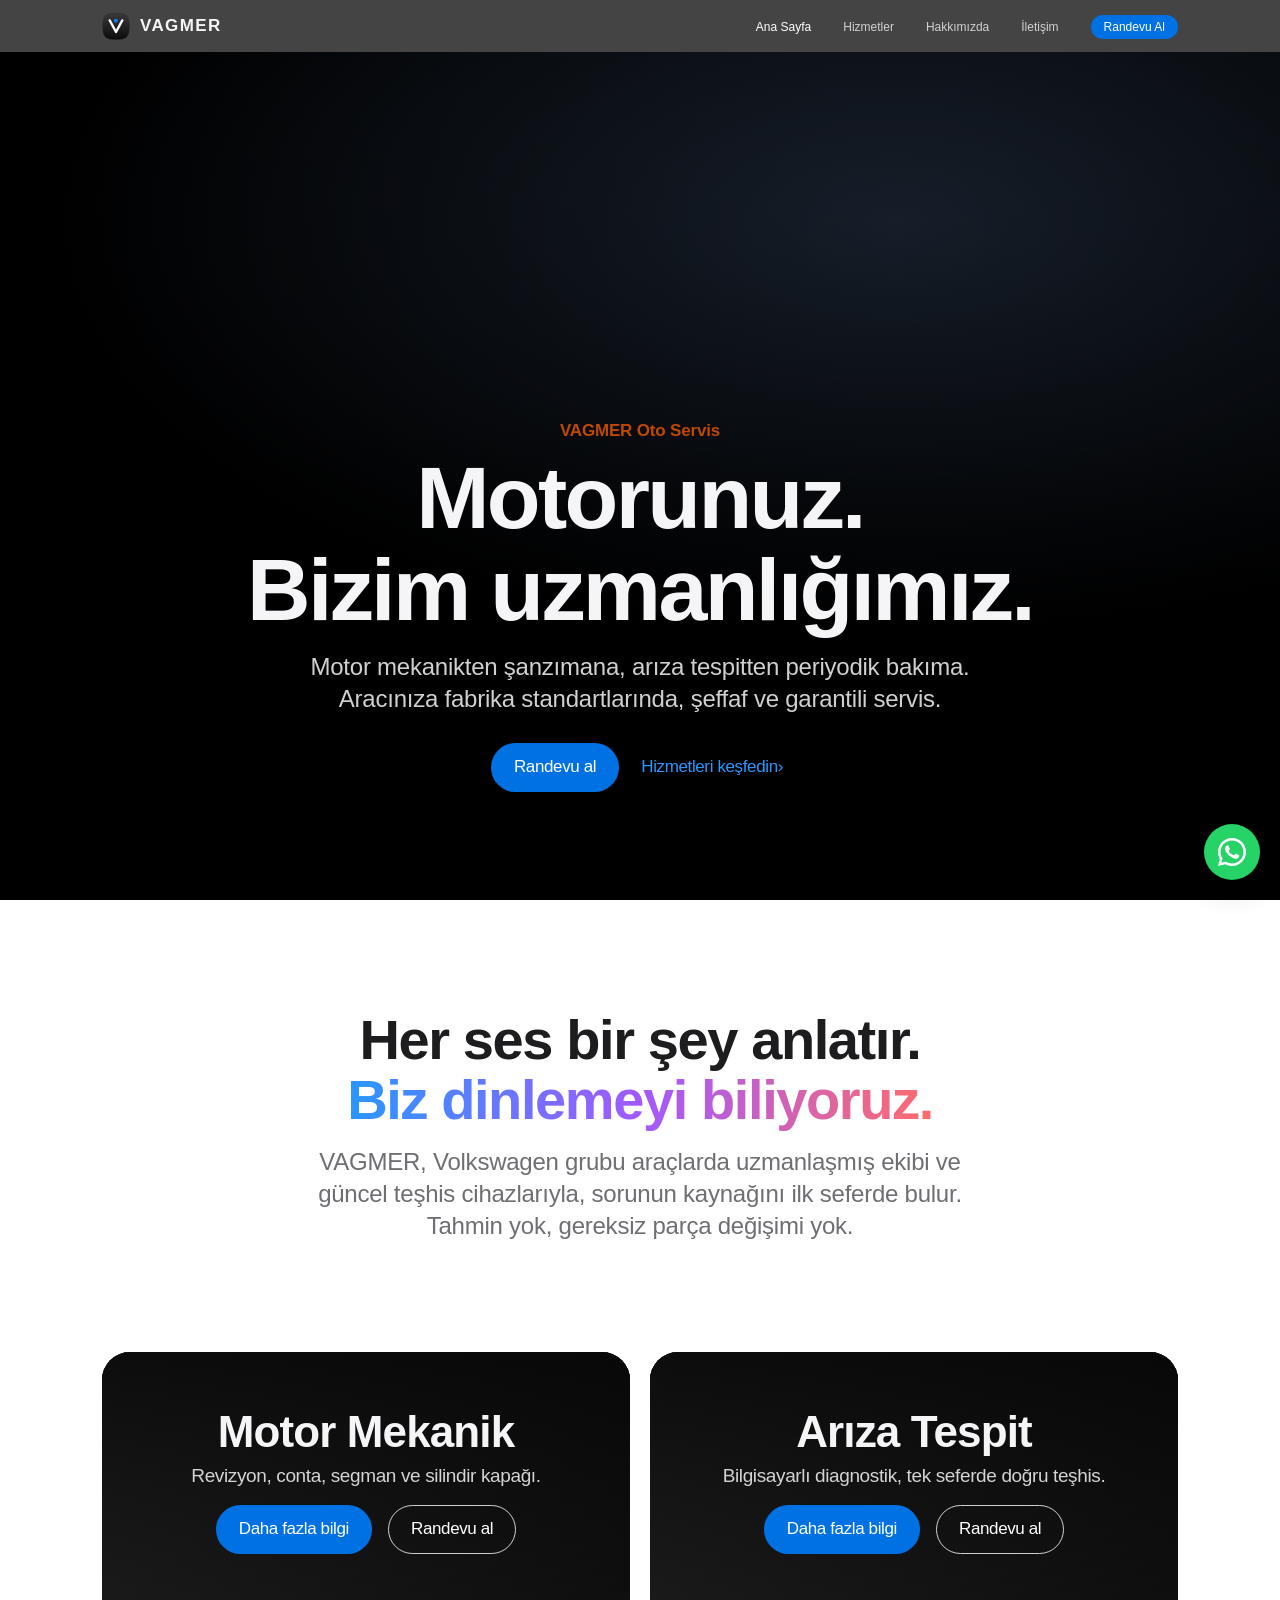
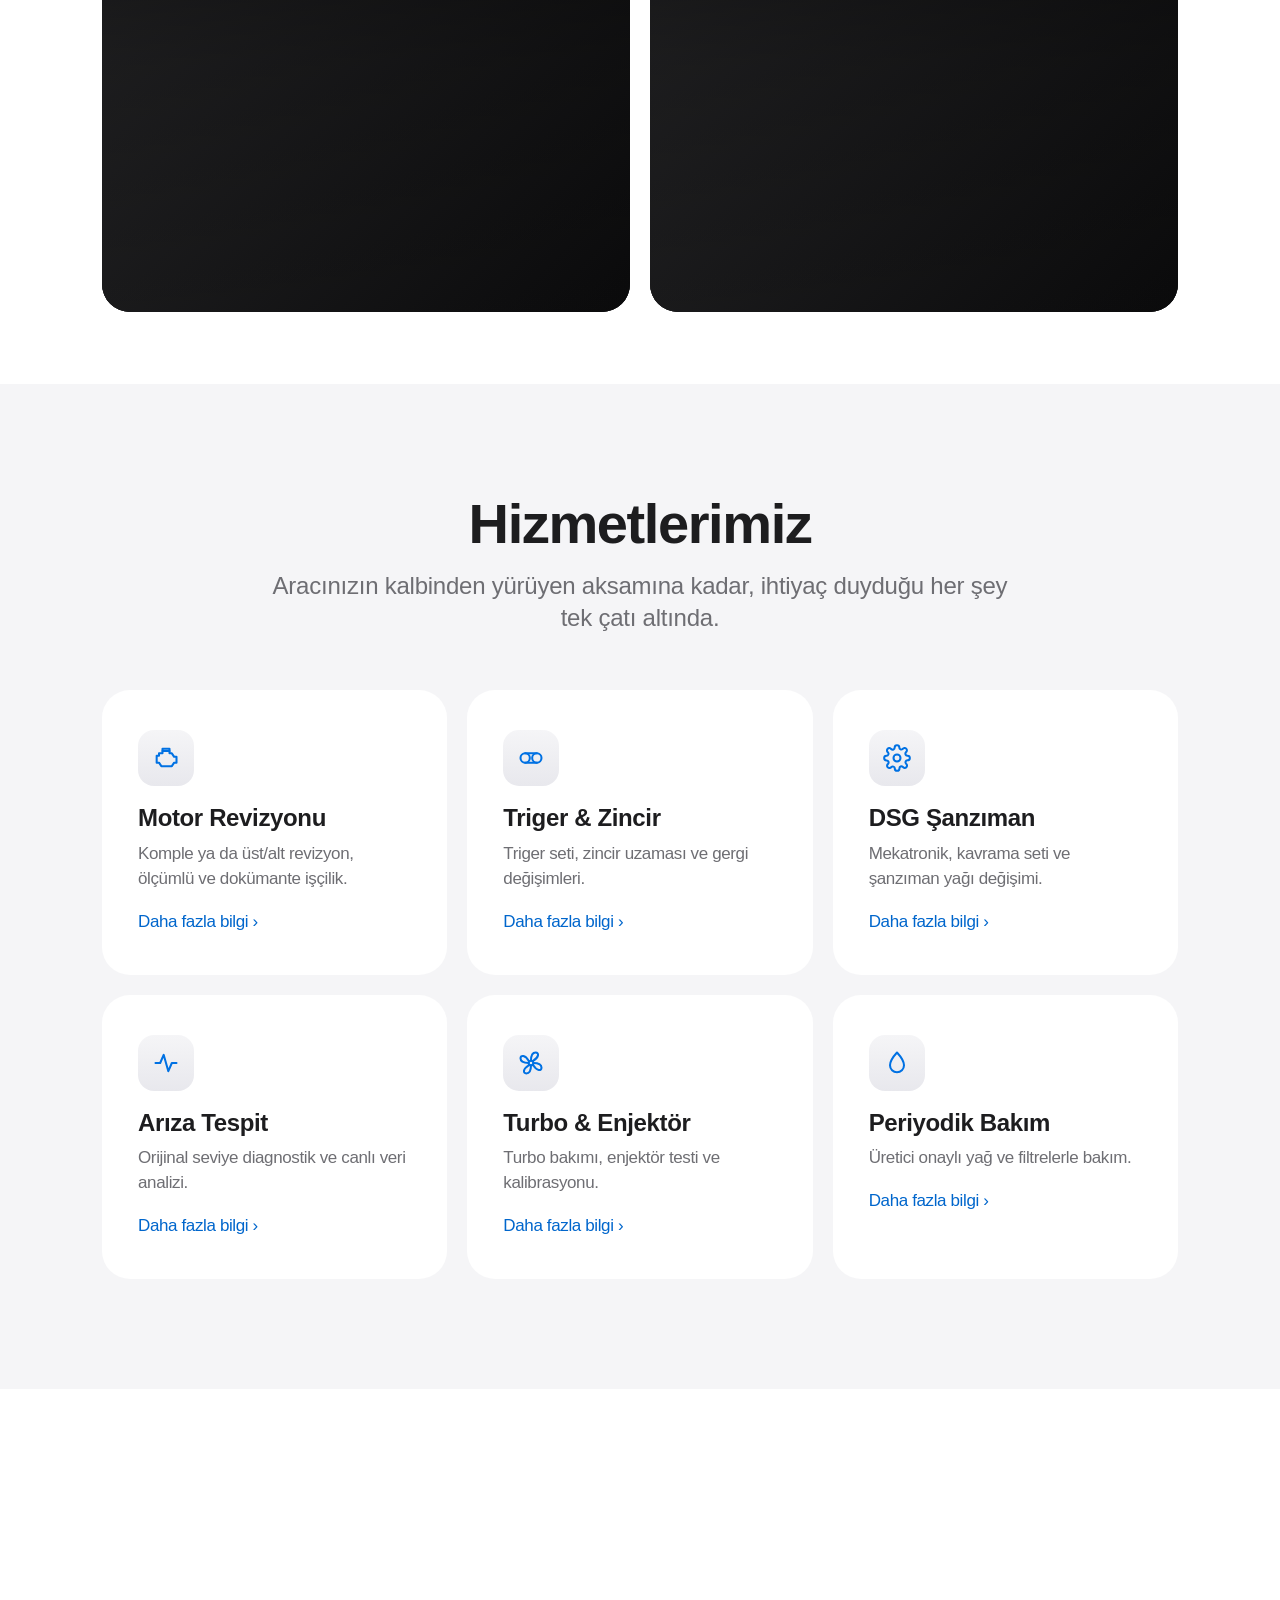
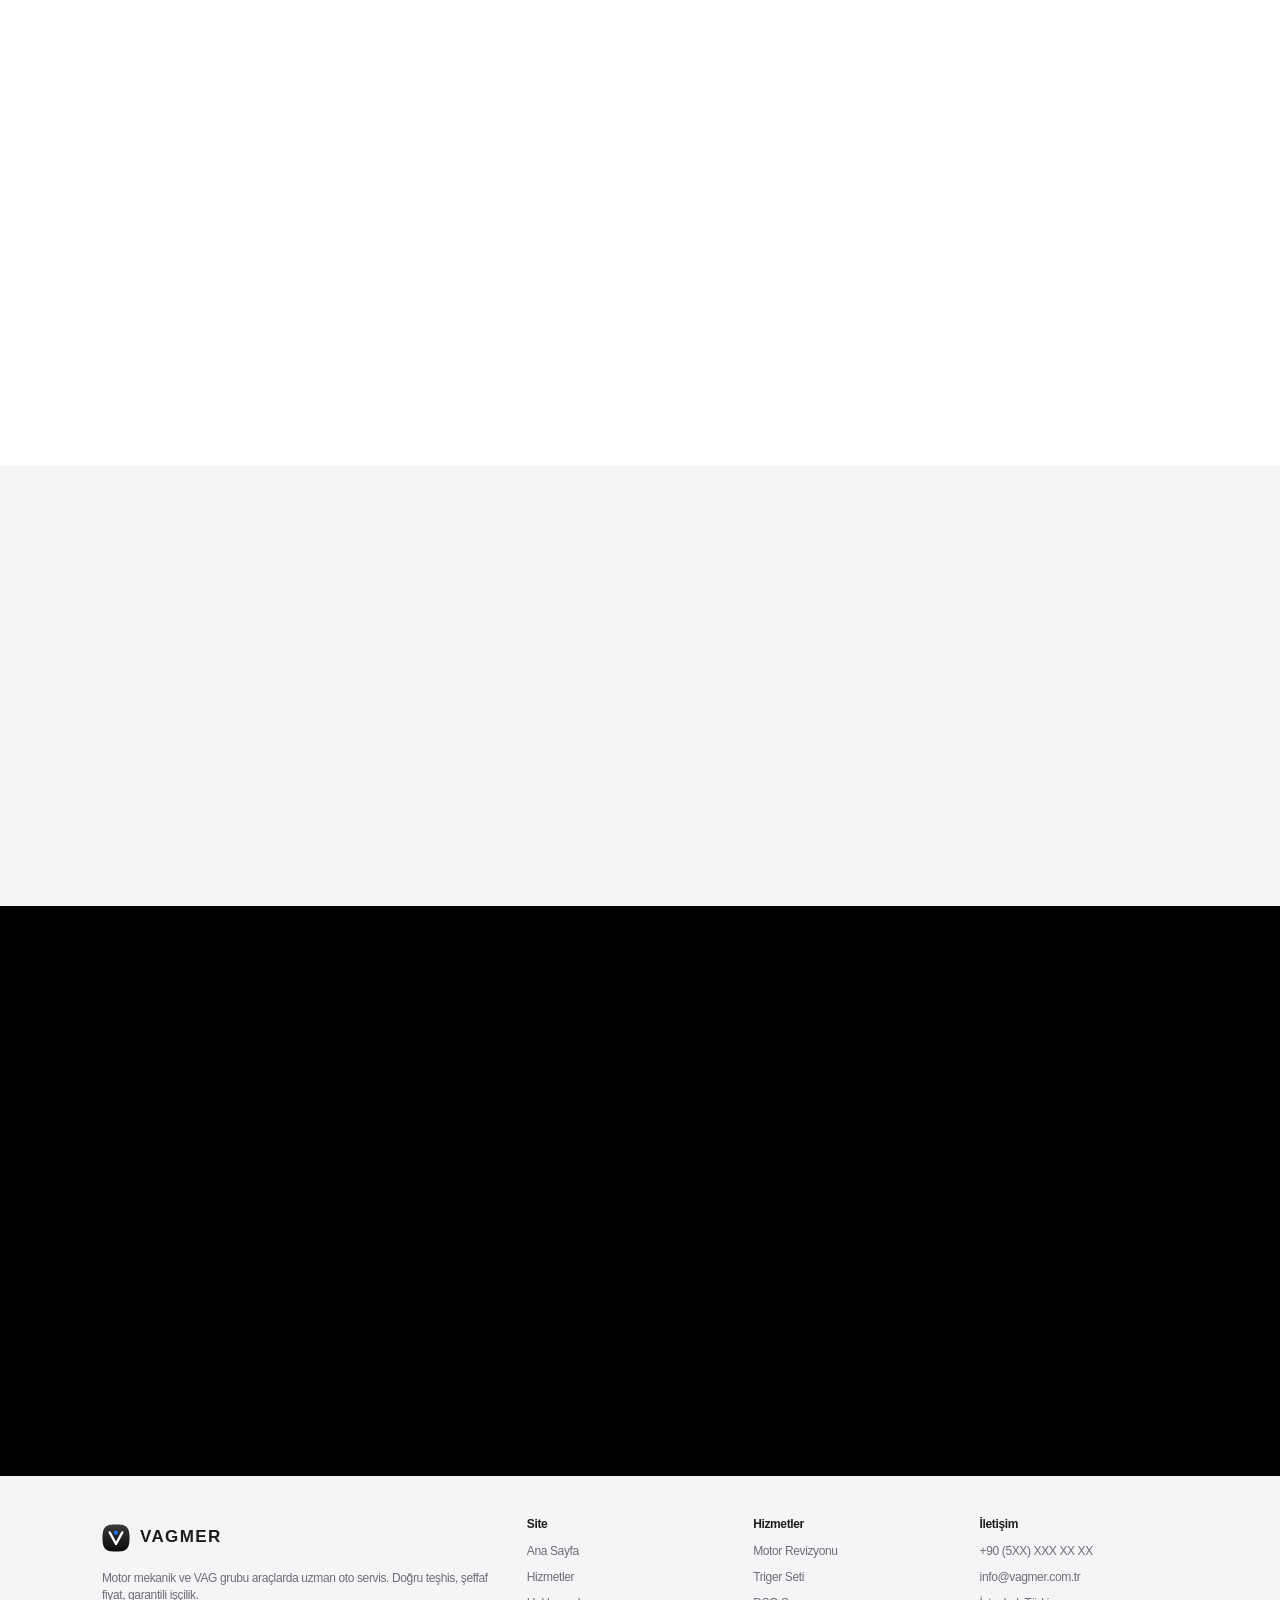
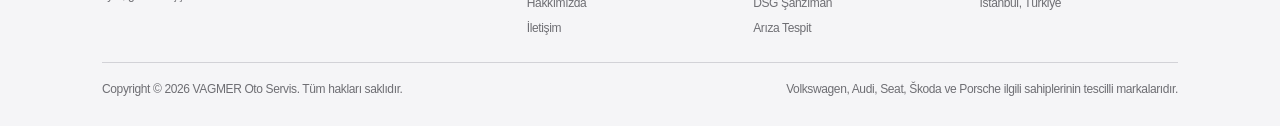
<file: index.html>
<!doctype html>
<html lang="tr">
<head>
<meta charset="utf-8">
<meta name="viewport" content="width=device-width, initial-scale=1, viewport-fit=cover">
<title>VAGMER Oto Servis — Motor Mekanik ve VAG Uzmanı</title>
<meta name="description" content="VAGMER Oto Servis: motor mekanik, motor revizyonu, triger, DSG şanzıman, arıza tespit ve periyodik bakım. Volkswagen, Audi, Seat, Škoda uzmanı.">
<meta name="theme-color" content="#161617">
<meta name="format-detection" content="telephone=no">
<meta name="apple-mobile-web-app-capable" content="yes">
<meta name="mobile-web-app-capable" content="yes">
<meta name="apple-mobile-web-app-status-bar-style" content="black-translucent">
<meta name="apple-mobile-web-app-title" content="VAGMER">
<link rel="manifest" href="manifest.webmanifest">
<link rel="preload" as="image" href="https://images.unsplash.com/photo-1486262715619-67b85e0b08d3?auto=format&fit=crop&w=800&q=70" media="(max-width: 734px)" fetchpriority="high">
<link rel="preload" as="image" href="https://images.unsplash.com/photo-1486262715619-67b85e0b08d3?auto=format&fit=crop&w=1600&q=80" media="(min-width: 735px)" fetchpriority="high">
<meta property="og:title" content="VAGMER Oto Servis — Motor Mekanik ve VAG Uzmanı">
<meta property="og:description" content="VAGMER Oto Servis: motor mekanik, motor revizyonu, triger, DSG şanzıman, arıza tespit ve periyodik bakım. Volkswagen, Audi, Seat, Škoda uzmanı.">
<meta property="og:type" content="website">
<link rel="icon" href="favicon.svg" type="image/svg+xml">
<link rel="apple-touch-icon" href="assets/img/logo.svg">
<link rel="preconnect" href="https://images.unsplash.com">
<link rel="stylesheet" href="assets/css/style.css">
</head>
<body>
<header class="nav" role="navigation" aria-label="Ana menü">
  <div class="container">
    <a class="brand" href="index.html"><img src="assets/img/logo.svg" alt="" width="28" height="28">VAGMER</a>
    <button class="nav-toggle" aria-label="Menüyü aç" aria-expanded="false"><span></span><span></span></button>
    <ul class="nav-links"><li><a href="index.html" aria-current="page">Ana Sayfa</a></li><li><a href="hizmetler.html">Hizmetler</a></li><li><a href="hakkimizda.html">Hakkımızda</a></li><li><a href="iletisim.html">İletişim</a></li><li><a class="nav-cta" href="iletisim.html#randevu">Randevu Al</a></li></ul>
  </div>
</header>
<main>

<section class="hero">
  <div class="hero-media" data-bg="https://images.unsplash.com/photo-1486262715619-67b85e0b08d3?auto=format&fit=crop&w=2200&q=80"></div>
  <div class="container">
    <p class="eyebrow">VAGMER Oto Servis</p>
    <h1 class="display">Motorunuz.<br>Bizim uzmanlığımız.</h1>
    <p class="lead">Motor mekanikten şanzımana, arıza tespitten periyodik bakıma. Aracınıza fabrika standartlarında, şeffaf ve garantili servis.</p>
    <div class="cta-row">
      <a class="btn btn-primary" href="iletisim.html#randevu">Randevu al</a>
      <a class="link-arrow" style="color:var(--link-dark)" href="hizmetler.html">Hizmetleri keşfedin</a>
    </div>
  </div>
</section>

<section class="section center">
  <div class="container narrow reveal">
    <h2 class="headline">Her ses bir şey anlatır.<br><span class="gradient-text">Biz dinlemeyi biliyoruz.</span></h2>
    <p class="lead">VAGMER, Volkswagen grubu araçlarda uzmanlaşmış ekibi ve güncel teşhis cihazlarıyla, sorunun kaynağını ilk seferde bulur. Tahmin yok, gereksiz parça değişimi yok.</p>
  </div>
</section>

<section class="section-sm" style="padding-top:0">
  <div class="container grid grid-2">
    <div class="tile reveal">
      <div class="media" data-bg="https://images.unsplash.com/photo-1487754180451-c456f719a1fc?auto=format&fit=crop&w=1400&q=80"></div>
      <h3>Motor Mekanik</h3>
      <p>Revizyon, conta, segman ve silindir kapağı.</p>
      <div class="cta-row"><a class="btn btn-primary" href="hizmetler.html#motor">Daha fazla bilgi</a><a class="btn btn-ghost" href="iletisim.html#randevu">Randevu al</a></div>
    </div>
    <div class="tile reveal">
      <div class="media" data-bg="https://images.unsplash.com/photo-1503376780353-7e6692767b70?auto=format&fit=crop&w=1400&q=80"></div>
      <h3>Arıza Tespit</h3>
      <p>Bilgisayarlı diagnostik, tek seferde doğru teşhis.</p>
      <div class="cta-row"><a class="btn btn-primary" href="hizmetler.html#diagnostik">Daha fazla bilgi</a><a class="btn btn-ghost" href="iletisim.html#randevu">Randevu al</a></div>
    </div>
  </div>
</section>

<section class="section alt">
  <div class="container">
    <div class="center reveal">
      <h2 class="headline">Hizmetlerimiz</h2>
      <p class="lead narrow">Aracınızın kalbinden yürüyen aksamına kadar, ihtiyaç duyduğu her şey tek çatı altında.</p>
    </div>
    <div class="grid grid-3" style="margin-top:56px">
      <a class="card reveal" href="hizmetler.html#motor" style="color:inherit;text-decoration:none">
  <div class="icon"><svg viewBox="0 0 24 24"><path d="M4 10h2V8h3V6h6v2h2l2 3h2v5h-2l-2 3H8l-2-3H4z"/><path d="M9 6V4h6v2"/></svg></div><h3>Motor Revizyonu</h3><p>Komple ya da üst/alt revizyon, ölçümlü ve dokümante işçilik.</p><span class="link-arrow" style="color:var(--link)">Daha fazla bilgi</span></a>
      <a class="card reveal" href="hizmetler.html#triger" style="color:inherit;text-decoration:none">
  <div class="icon"><svg viewBox="0 0 24 24"><circle cx="7" cy="12" r="4"/><circle cx="17" cy="12" r="4"/><path d="M7 8h10M7 16h10"/></svg></div><h3>Triger & Zincir</h3><p>Triger seti, zincir uzaması ve gergi değişimleri.</p><span class="link-arrow" style="color:var(--link)">Daha fazla bilgi</span></a>
      <a class="card reveal" href="hizmetler.html#sanziman" style="color:inherit;text-decoration:none">
  <div class="icon"><svg viewBox="0 0 24 24"><circle cx="12" cy="12" r="3"/><path d="M19.4 15a1.7 1.7 0 0 0 .3 1.8l.1.1a2 2 0 1 1-2.8 2.8l-.1-.1a1.7 1.7 0 0 0-1.8-.3 1.7 1.7 0 0 0-1 1.5V21a2 2 0 1 1-4 0v-.1a1.7 1.7 0 0 0-1.1-1.5 1.7 1.7 0 0 0-1.8.3l-.1.1a2 2 0 1 1-2.8-2.8l.1-.1a1.7 1.7 0 0 0 .3-1.8 1.7 1.7 0 0 0-1.5-1H3a2 2 0 1 1 0-4h.1a1.7 1.7 0 0 0 1.5-1.1 1.7 1.7 0 0 0-.3-1.8l-.1-.1a2 2 0 1 1 2.8-2.8l.1.1a1.7 1.7 0 0 0 1.8.3H9a1.7 1.7 0 0 0 1-1.5V3a2 2 0 1 1 4 0v.1a1.7 1.7 0 0 0 1 1.5 1.7 1.7 0 0 0 1.8-.3l.1-.1a2 2 0 1 1 2.8 2.8l-.1.1a1.7 1.7 0 0 0-.3 1.8V9a1.7 1.7 0 0 0 1.5 1H21a2 2 0 1 1 0 4h-.1a1.7 1.7 0 0 0-1.5 1z"/></svg></div><h3>DSG Şanzıman</h3><p>Mekatronik, kavrama seti ve şanzıman yağı değişimi.</p><span class="link-arrow" style="color:var(--link)">Daha fazla bilgi</span></a>
      <a class="card reveal" href="hizmetler.html#diagnostik" style="color:inherit;text-decoration:none">
  <div class="icon"><svg viewBox="0 0 24 24"><path d="M3 12h4l3-7 4 14 3-7h4"/></svg></div><h3>Arıza Tespit</h3><p>Orijinal seviye diagnostik ve canlı veri analizi.</p><span class="link-arrow" style="color:var(--link)">Daha fazla bilgi</span></a>
      <a class="card reveal" href="hizmetler.html#turbo" style="color:inherit;text-decoration:none">
  <div class="icon"><svg viewBox="0 0 24 24"><circle cx="12" cy="12" r="2"/><path d="M12 10c0-4 1-7 4-7s3 4-2 7M14 12c4 0 7 1 7 4s-4 3-7-2M12 14c0 4-1 7-4 7s-3-4 2-7M10 12c-4 0-7-1-7-4s4-3 7 2"/></svg></div><h3>Turbo & Enjektör</h3><p>Turbo bakımı, enjektör testi ve kalibrasyonu.</p><span class="link-arrow" style="color:var(--link)">Daha fazla bilgi</span></a>
      <a class="card reveal" href="hizmetler.html#bakim" style="color:inherit;text-decoration:none">
  <div class="icon"><svg viewBox="0 0 24 24"><path d="M12 3s6 6.5 6 11a6 6 0 0 1-12 0c0-4.5 6-11 6-11z"/></svg></div><h3>Periyodik Bakım</h3><p>Üretici onaylı yağ ve filtrelerle bakım.</p><span class="link-arrow" style="color:var(--link)">Daha fazla bilgi</span></a>
    </div>
  </div>
</section>


<section class="section">
  <div class="container split">
    <div class="media ratio-4x3 reveal" data-bg="https://images.unsplash.com/photo-1619642751034-765dfdf7c58e?auto=format&fit=crop&w=1400&q=80"></div>
    <div class="reveal">
      <p class="eyebrow">Neden VAGMER?</p>
      <h2 class="headline">Şeffaflık,<br>standart donanım.</h2>
      <p class="lead">İşe başlamadan önce net teşhis ve yazılı fiyat. Değişen her parçayı size teslim ederiz.</p>
      <ul class="check-list">
        <li>Uzman ve sertifikalı motor ustaları</li>
        <li>Orijinal ve OEM kalite yedek parça</li>
        <li>Fotoğraflı ve dokümante işlem raporu</li>
        <li>Tüm işçiliklerde 12 ay garanti</li>
      </ul>
    </div>
  </div>
</section>

<section class="section alt center">
  <div class="container reveal">
    <h2 class="headline">VAG grubunda uzman.</h2>
    <p class="lead narrow">Grubun motor ve şanzıman mimarisini yakından tanıyoruz. Diğer marka ve modeller için de hizmet veriyoruz.</p>
    <div class="brands">
      <span class="chip">Volkswagen</span><span class="chip">Audi</span><span class="chip">Seat</span><span class="chip">Škoda</span><span class="chip">Cupra</span><span class="chip">Porsche</span><span class="chip">Diğer markalar</span>
    </div>
  </div>
</section>

<section class="section dark center">
  <div class="container narrow reveal">
    <h2 class="display" style="font-size:clamp(40px,6vw,72px)">Aracınız hazır olduğunda,<br>biz de hazırız.</h2>
    <p class="lead">Online randevu alın, aracınızı zamanında ve eksiksiz teslim alın.</p>
    <div class="cta-row">
      <a class="btn btn-primary" href="iletisim.html#randevu">Randevu al</a>
      <a class="btn btn-ghost" data-wa="Merhaba VAGMER, aracım için bilgi almak istiyorum." href="iletisim.html">WhatsApp’tan yazın</a>
    </div>
  </div>
</section>

</main>
<footer class="footer">
  <div class="container">
    <div class="footer-grid">
      <div>
        <a class="brand" href="index.html"><img src="assets/img/logo.svg" alt="" width="24" height="24">VAGMER</a>
        <p>Motor mekanik ve VAG grubu araçlarda uzman oto servis. Doğru teşhis, şeffaf fiyat, garantili işçilik.</p>
      </div>
      <div><h5>Site</h5><ul><li><a href="index.html">Ana Sayfa</a></li><li><a href="hizmetler.html">Hizmetler</a></li><li><a href="hakkimizda.html">Hakkımızda</a></li><li><a href="iletisim.html">İletişim</a></li></ul></div>
      <div><h5>Hizmetler</h5><ul>
        <li><a href="hizmetler.html#motor">Motor Revizyonu</a></li>
        <li><a href="hizmetler.html#triger">Triger Seti</a></li>
        <li><a href="hizmetler.html#sanziman">DSG Şanzıman</a></li>
        <li><a href="hizmetler.html#diagnostik">Arıza Tespit</a></li>
      </ul></div>
      <div><h5>İletişim</h5><ul>
        <li><a href="tel:+905000000000">+90 (5XX) XXX XX XX</a></li>
        <li><a href="mailto:info@vagmer.com.tr">info@vagmer.com.tr</a></li>
        <li>İstanbul, Türkiye</li>
      </ul></div>
    </div>
    <div class="footer-bottom">
      <span>Copyright © <span id="year">2026</span> VAGMER Oto Servis. Tüm hakları saklıdır.</span>
      <span>Volkswagen, Audi, Seat, Škoda ve Porsche ilgili sahiplerinin tescilli markalarıdır.</span>
    </div>
  </div>
</footer>
<nav class="action-bar" aria-label="Hızlı işlemler">
  <a class="ab-call" href="tel:+905000000000"><svg viewBox="0 0 24 24" aria-hidden="true"><path d="M22 16.9v3a2 2 0 0 1-2.2 2 19.8 19.8 0 0 1-8.6-3.1 19.5 19.5 0 0 1-6-6A19.8 19.8 0 0 1 2.1 4.2 2 2 0 0 1 4.1 2h3a2 2 0 0 1 2 1.7c.1.9.4 1.8.7 2.7a2 2 0 0 1-.5 2.1L8 9.8a16 16 0 0 0 6 6l1.3-1.3a2 2 0 0 1 2.1-.4c.9.3 1.8.6 2.7.7a2 2 0 0 1 1.7 2z"/></svg>Ara</a>
  <a class="ab-wa" data-wa="Merhaba VAGMER, bilgi almak istiyorum." href="iletisim.html"><svg viewBox="0 0 24 24" aria-hidden="true"><path d="M17.5 14.4c-.3-.1-1.7-.8-2-.9-.3-.1-.5-.1-.7.1-.2.3-.8.9-.9 1.1-.2.2-.3.2-.6.1-.3-.1-1.2-.5-2.4-1.5-.9-.8-1.5-1.7-1.6-2-.2-.3 0-.5.1-.6l.4-.5c.1-.2.2-.3.3-.5.1-.2 0-.4 0-.5l-.9-2.2c-.2-.6-.5-.5-.7-.5h-.6c-.2 0-.5.1-.8.4-.3.3-1 1-1 2.5s1.1 2.9 1.2 3.1c.1.2 2.1 3.2 5.1 4.5.7.3 1.3.5 1.7.6.7.2 1.4.2 1.9.1.6-.1 1.7-.7 2-1.4.2-.7.2-1.3.2-1.4-.1-.1-.3-.2-.6-.3zM12 21.8c-1.8 0-3.5-.5-5-1.4l-.4-.2-3.7 1 1-3.6-.2-.4C2.7 15.6 2.2 13.8 2.2 12 2.2 6.6 6.6 2.2 12 2.2S21.8 6.6 21.8 12 17.4 21.8 12 21.8zM12 0C5.4 0 0 5.4 0 12c0 2.1.6 4.2 1.6 6L0 24l6.2-1.6c1.8 1 3.8 1.5 5.8 1.5 6.6 0 12-5.4 12-12S18.6 0 12 0z"/></svg>WhatsApp</a>
  <a class="ab-cta" href="iletisim.html#randevu">Randevu al</a>
</nav>
<a class="fab" data-wa="Merhaba VAGMER, bilgi almak istiyorum." href="iletisim.html" aria-label="WhatsApp ile yazın"><svg viewBox="0 0 24 24" aria-hidden="true"><path d="M17.5 14.4c-.3-.1-1.7-.8-2-.9-.3-.1-.5-.1-.7.1-.2.3-.8.9-.9 1.1-.2.2-.3.2-.6.1-.3-.1-1.2-.5-2.4-1.5-.9-.8-1.5-1.7-1.6-2-.2-.3 0-.5.1-.6l.4-.5c.1-.2.2-.3.3-.5.1-.2 0-.4 0-.5l-.9-2.2c-.2-.6-.5-.5-.7-.5h-.6c-.2 0-.5.1-.8.4-.3.3-1 1-1 2.5s1.1 2.9 1.2 3.1c.1.2 2.1 3.2 5.1 4.5.7.3 1.3.5 1.7.6.7.2 1.4.2 1.9.1.6-.1 1.7-.7 2-1.4.2-.7.2-1.3.2-1.4-.1-.1-.3-.2-.6-.3zM12 21.8c-1.8 0-3.5-.5-5-1.4l-.4-.2-3.7 1 1-3.6-.2-.4C2.7 15.6 2.2 13.8 2.2 12 2.2 6.6 6.6 2.2 12 2.2S21.8 6.6 21.8 12 17.4 21.8 12 21.8zM12 0C5.4 0 0 5.4 0 12c0 2.1.6 4.2 1.6 6L0 24l6.2-1.6c1.8 1 3.8 1.5 5.8 1.5 6.6 0 12-5.4 12-12S18.6 0 12 0z"/></svg></a>
<script src="assets/js/main.js" defer></script>
</body>
</html>
</file>
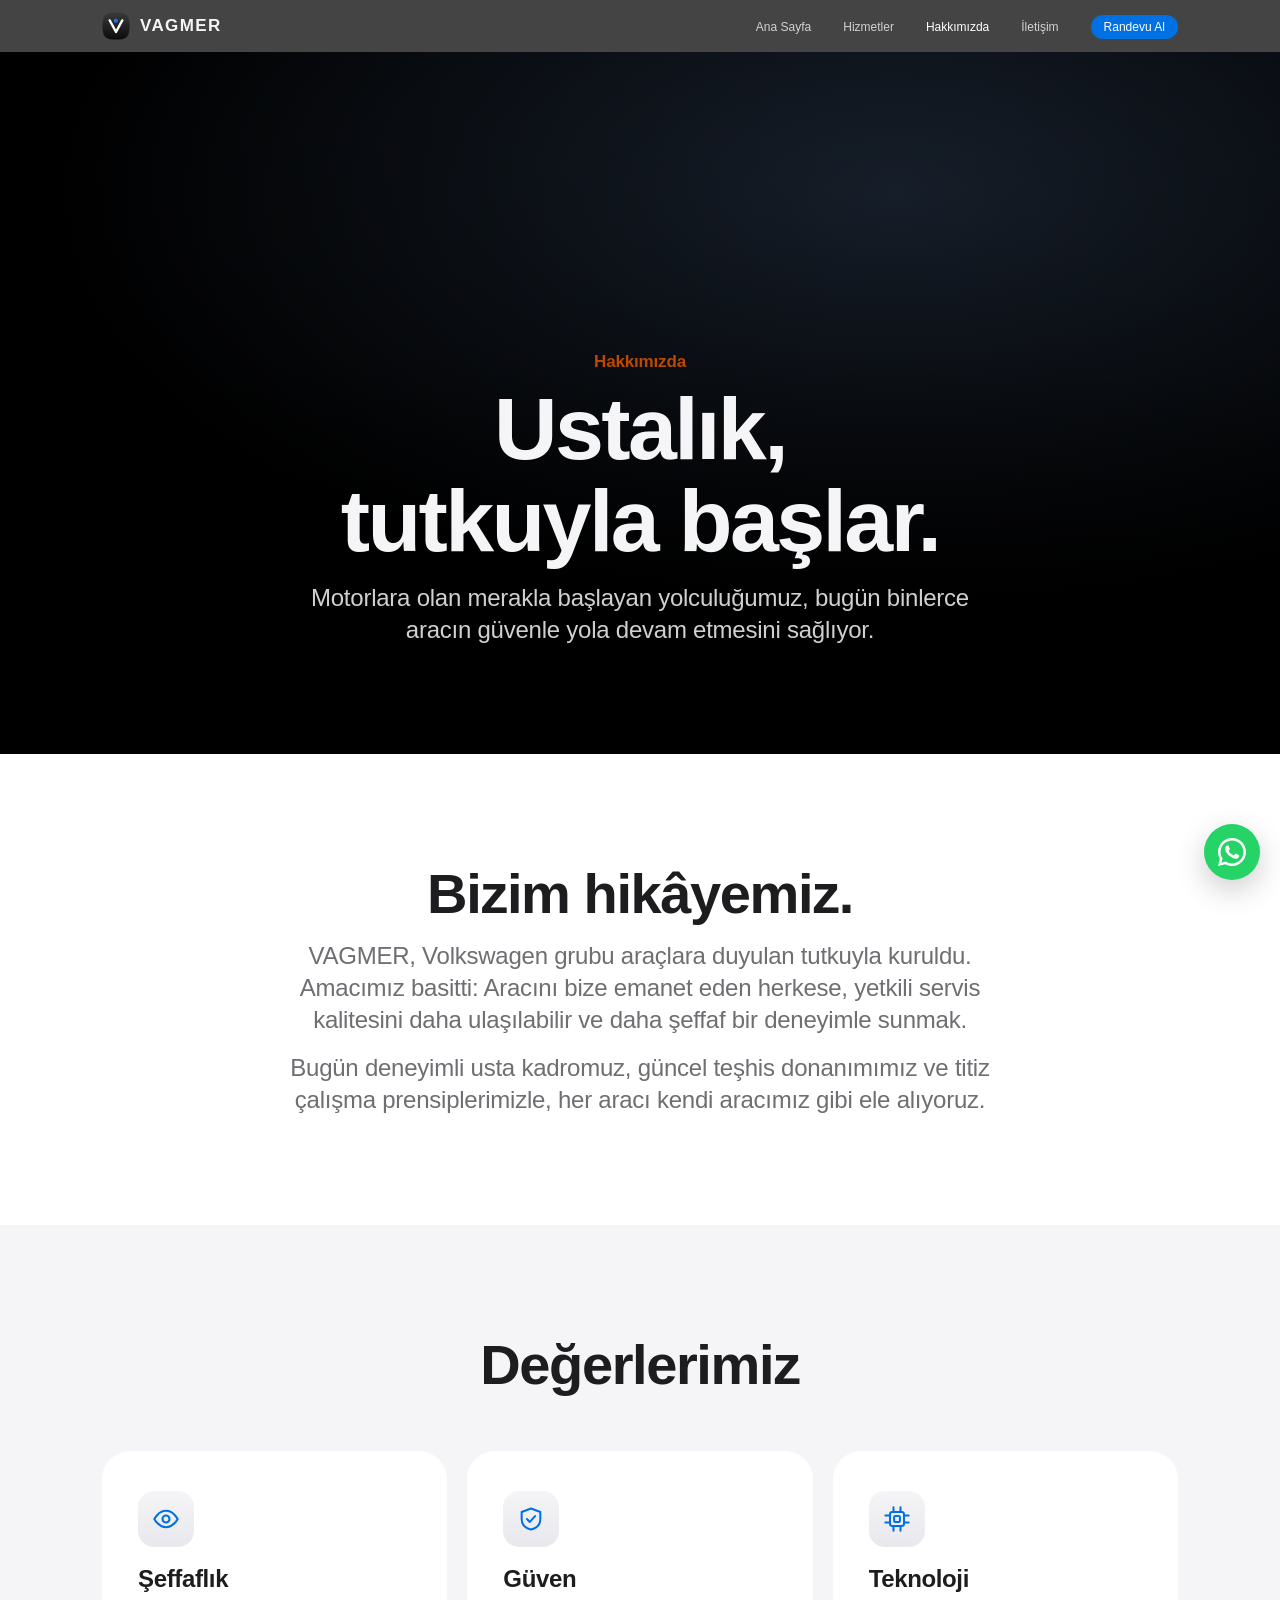
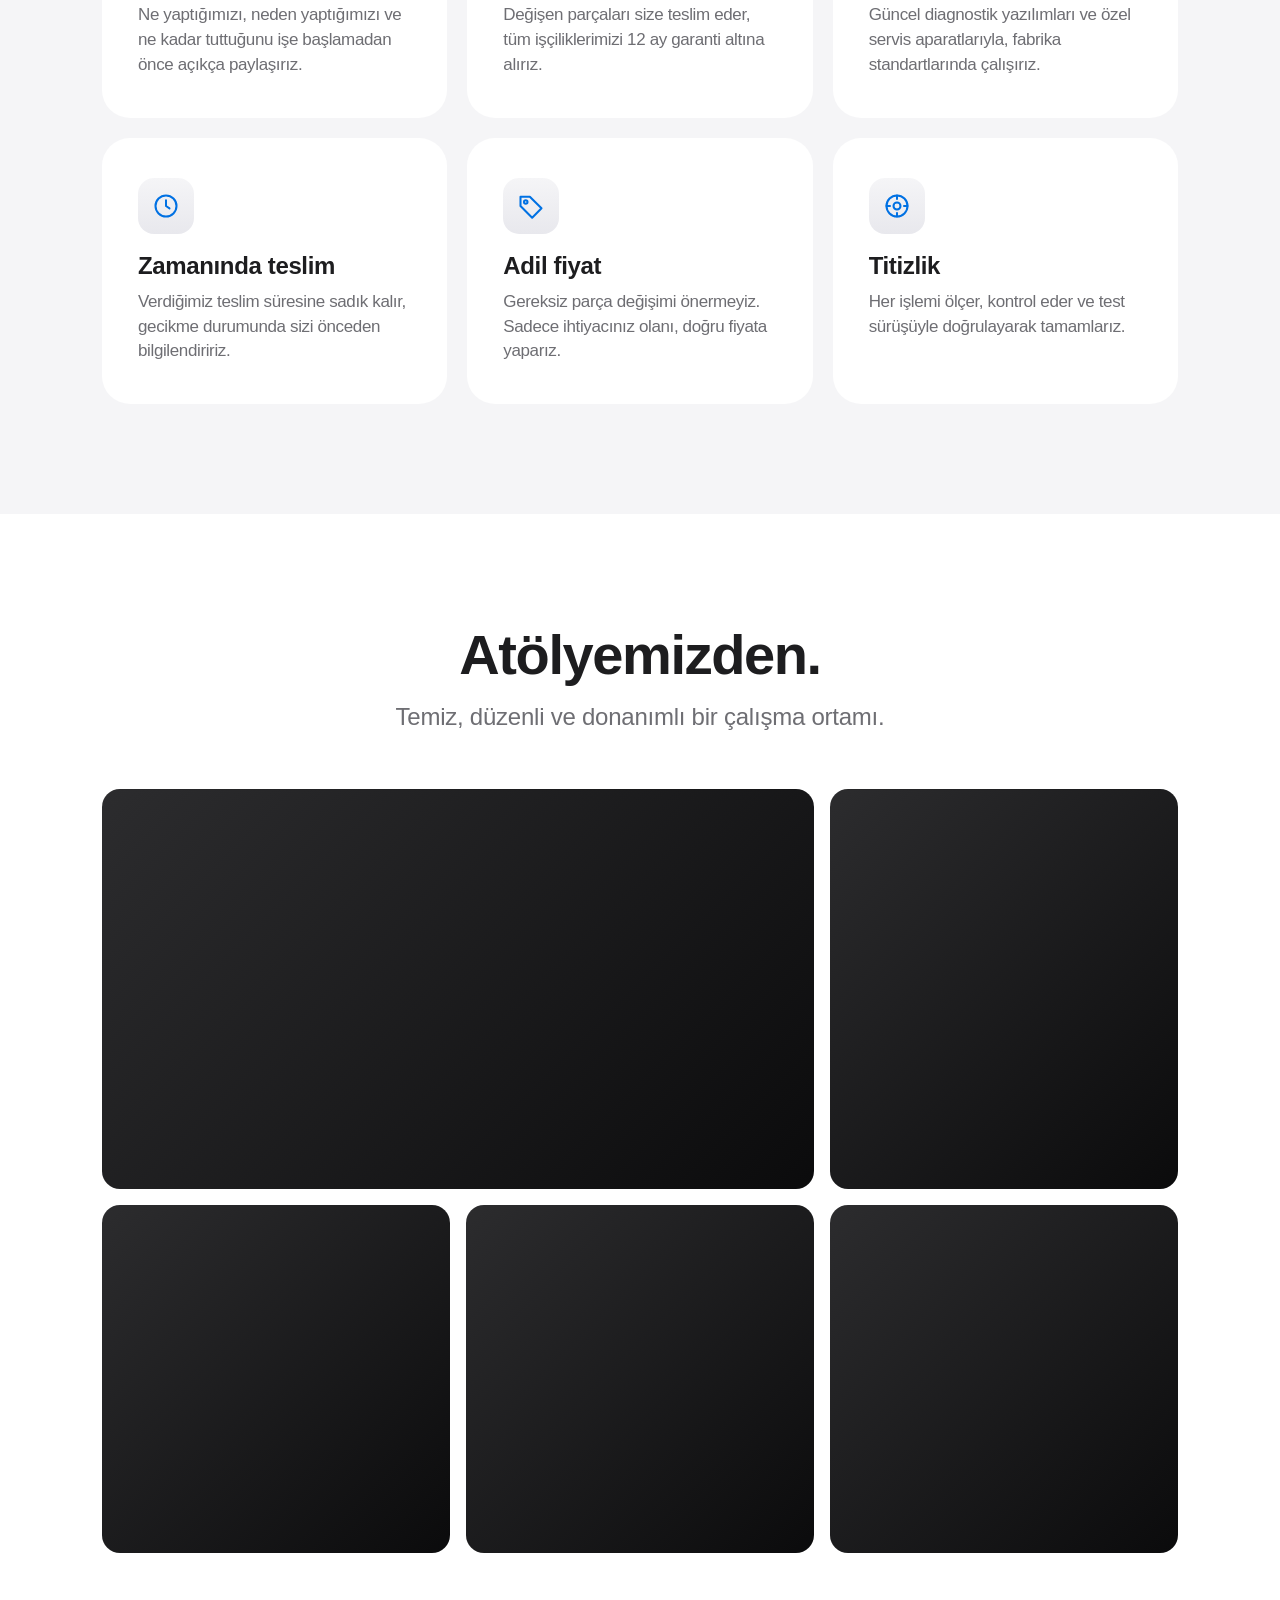
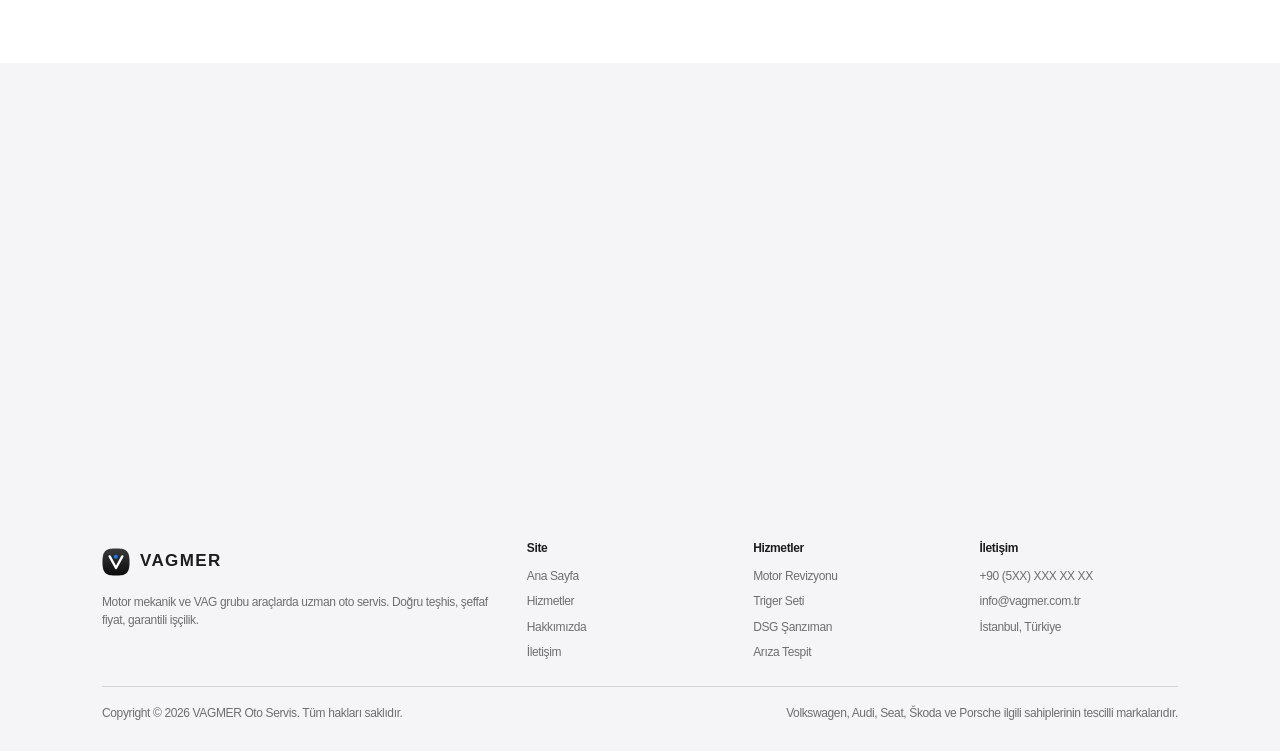
<file: hakkimizda.html>
<!doctype html>
<html lang="tr">
<head>
<meta charset="utf-8">
<meta name="viewport" content="width=device-width, initial-scale=1, viewport-fit=cover">
<title>Hakkımızda — VAGMER Oto Servis</title>
<meta name="description" content="VAGMER Oto Servis'in hikâyesi, değerleri ve atölyesi. Şeffaf, güvenilir ve garantili motor mekanik servisi.">
<meta name="theme-color" content="#161617">
<meta name="format-detection" content="telephone=no">
<meta name="apple-mobile-web-app-capable" content="yes">
<meta name="mobile-web-app-capable" content="yes">
<meta name="apple-mobile-web-app-status-bar-style" content="black-translucent">
<meta name="apple-mobile-web-app-title" content="VAGMER">
<link rel="manifest" href="manifest.webmanifest">
<link rel="preload" as="image" href="https://images.unsplash.com/photo-1625047509248-ec889cbff17f?auto=format&fit=crop&w=800&q=70" media="(max-width: 734px)" fetchpriority="high">
<link rel="preload" as="image" href="https://images.unsplash.com/photo-1625047509248-ec889cbff17f?auto=format&fit=crop&w=1600&q=80" media="(min-width: 735px)" fetchpriority="high">
<meta property="og:title" content="Hakkımızda — VAGMER Oto Servis">
<meta property="og:description" content="VAGMER Oto Servis'in hikâyesi, değerleri ve atölyesi. Şeffaf, güvenilir ve garantili motor mekanik servisi.">
<meta property="og:type" content="website">
<link rel="icon" href="favicon.svg" type="image/svg+xml">
<link rel="apple-touch-icon" href="assets/img/logo.svg">
<link rel="preconnect" href="https://images.unsplash.com">
<link rel="stylesheet" href="assets/css/style.css">
</head>
<body>
<header class="nav" role="navigation" aria-label="Ana menü">
  <div class="container">
    <a class="brand" href="index.html"><img src="assets/img/logo.svg" alt="" width="28" height="28">VAGMER</a>
    <button class="nav-toggle" aria-label="Menüyü aç" aria-expanded="false"><span></span><span></span></button>
    <ul class="nav-links"><li><a href="index.html">Ana Sayfa</a></li><li><a href="hizmetler.html">Hizmetler</a></li><li><a href="hakkimizda.html" aria-current="page">Hakkımızda</a></li><li><a href="iletisim.html">İletişim</a></li><li><a class="nav-cta" href="iletisim.html#randevu">Randevu Al</a></li></ul>
  </div>
</header>
<main>

<section class="hero" style="min-height:78vh">
  <div class="hero-media" data-bg="https://images.unsplash.com/photo-1625047509248-ec889cbff17f?auto=format&fit=crop&w=2200&q=80"></div>
  <div class="container">
    <p class="eyebrow">Hakkımızda</p>
    <h1 class="display">Ustalık,<br>tutkuyla başlar.</h1>
    <p class="lead">Motorlara olan merakla başlayan yolculuğumuz, bugün binlerce aracın güvenle yola devam etmesini sağlıyor.</p>
  </div>
</section>

<section class="section center">
  <div class="container narrow reveal">
    <h2 class="headline">Bizim hikâyemiz.</h2>
    <p class="lead">VAGMER, Volkswagen grubu araçlara duyulan tutkuyla kuruldu. Amacımız basitti: Aracını bize emanet eden herkese, yetkili servis kalitesini daha ulaşılabilir ve daha şeffaf bir deneyimle sunmak.</p>
    <p class="lead">Bugün deneyimli usta kadromuz, güncel teşhis donanımımız ve titiz çalışma prensiplerimizle, her aracı kendi aracımız gibi ele alıyoruz.</p>
  </div>
</section>

<section class="section alt">
  <div class="container">
    <div class="center reveal"><h2 class="headline">Değerlerimiz</h2></div>
    <div class="grid grid-3" style="margin-top:56px">
      <div class="card reveal"><div class="icon"><svg viewBox="0 0 24 24"><path d="M2 12s3.5-7 10-7 10 7 10 7-3.5 7-10 7S2 12 2 12z"/><circle cx="12" cy="12" r="3"/></svg></div><h3>Şeffaflık</h3><p>Ne yaptığımızı, neden yaptığımızı ve ne kadar tuttuğunu işe başlamadan önce açıkça paylaşırız.</p></div>
      <div class="card reveal"><div class="icon"><svg viewBox="0 0 24 24"><path d="M12 3l8 3v6c0 5-3.5 8-8 9-4.5-1-8-4-8-9V6z"/><path d="M8.5 12l2.5 2.5 4.5-5"/></svg></div><h3>Güven</h3><p>Değişen parçaları size teslim eder, tüm işçiliklerimizi 12 ay garanti altına alırız.</p></div>
      <div class="card reveal"><div class="icon"><svg viewBox="0 0 24 24"><rect x="6" y="6" width="12" height="12" rx="2"/><rect x="9.5" y="9.5" width="5" height="5" rx="1"/><path d="M9 2v4M15 2v4M9 18v4M15 18v4M2 9h4M2 15h4M18 9h4M18 15h4"/></svg></div><h3>Teknoloji</h3><p>Güncel diagnostik yazılımları ve özel servis aparatlarıyla, fabrika standartlarında çalışırız.</p></div>
      <div class="card reveal"><div class="icon"><svg viewBox="0 0 24 24"><circle cx="12" cy="12" r="9"/><path d="M12 7v5l3 2"/></svg></div><h3>Zamanında teslim</h3><p>Verdiğimiz teslim süresine sadık kalır, gecikme durumunda sizi önceden bilgilendiririz.</p></div>
      <div class="card reveal"><div class="icon"><svg viewBox="0 0 24 24"><path d="M3 12V4h8l10 10-8 8z"/><circle cx="7.5" cy="8.5" r="1.5"/></svg></div><h3>Adil fiyat</h3><p>Gereksiz parça değişimi önermeyiz. Sadece ihtiyacınız olanı, doğru fiyata yaparız.</p></div>
      <div class="card reveal"><div class="icon"><svg viewBox="0 0 24 24"><circle cx="12" cy="12" r="9"/><circle cx="12" cy="12" r="3"/><path d="M12 3v3M12 18v3M3 12h3M18 12h3"/></svg></div><h3>Titizlik</h3><p>Her işlemi ölçer, kontrol eder ve test sürüşüyle doğrulayarak tamamlarız.</p></div>
    </div>
  </div>
</section>


<section class="section">
  <div class="container">
    <div class="center reveal"><h2 class="headline">Atölyemizden.</h2><p class="lead narrow">Temiz, düzenli ve donanımlı bir çalışma ortamı.</p></div>
    <div class="gallery" style="margin-top:56px">
      <div class="media ratio-16x9 wide reveal" data-bg="https://images.unsplash.com/photo-1487754180451-c456f719a1fc?auto=format&fit=crop&w=1600&q=80"></div>
      <div class="media ratio-3x4 reveal" style="aspect-ratio:auto" data-bg="https://images.unsplash.com/photo-1530046339160-ce3e530c7d2f?auto=format&fit=crop&w=900&q=80"></div>
      <div class="media ratio-1x1 reveal" data-bg="https://images.unsplash.com/photo-1494976388531-d1058494cdd8?auto=format&fit=crop&w=900&q=80"></div>
      <div class="media ratio-1x1 reveal" data-bg="https://images.unsplash.com/photo-1568605117036-5fe5e7bab0b7?auto=format&fit=crop&w=900&q=80"></div>
      <div class="media ratio-1x1 reveal" data-bg="https://images.unsplash.com/photo-1492144534655-ae79c964c9d7?auto=format&fit=crop&w=900&q=80"></div>
    </div>
  </div>
</section>

<section class="section alt center">
  <div class="container narrow reveal">
    <h2 class="headline">Tanışmaya hazır mısınız?</h2>
    <p class="lead">Atölyemize uğrayın, bir çay eşliğinde aracınızı birlikte değerlendirelim.</p>
    <div class="cta-row"><a class="btn btn-primary" href="iletisim.html#randevu">Randevu al</a><a class="link-arrow" href="iletisim.html">Yol tarifi</a></div>
  </div>
</section>

</main>
<footer class="footer">
  <div class="container">
    <div class="footer-grid">
      <div>
        <a class="brand" href="index.html"><img src="assets/img/logo.svg" alt="" width="24" height="24">VAGMER</a>
        <p>Motor mekanik ve VAG grubu araçlarda uzman oto servis. Doğru teşhis, şeffaf fiyat, garantili işçilik.</p>
      </div>
      <div><h5>Site</h5><ul><li><a href="index.html">Ana Sayfa</a></li><li><a href="hizmetler.html">Hizmetler</a></li><li><a href="hakkimizda.html">Hakkımızda</a></li><li><a href="iletisim.html">İletişim</a></li></ul></div>
      <div><h5>Hizmetler</h5><ul>
        <li><a href="hizmetler.html#motor">Motor Revizyonu</a></li>
        <li><a href="hizmetler.html#triger">Triger Seti</a></li>
        <li><a href="hizmetler.html#sanziman">DSG Şanzıman</a></li>
        <li><a href="hizmetler.html#diagnostik">Arıza Tespit</a></li>
      </ul></div>
      <div><h5>İletişim</h5><ul>
        <li><a href="tel:+905000000000">+90 (5XX) XXX XX XX</a></li>
        <li><a href="mailto:info@vagmer.com.tr">info@vagmer.com.tr</a></li>
        <li>İstanbul, Türkiye</li>
      </ul></div>
    </div>
    <div class="footer-bottom">
      <span>Copyright © <span id="year">2026</span> VAGMER Oto Servis. Tüm hakları saklıdır.</span>
      <span>Volkswagen, Audi, Seat, Škoda ve Porsche ilgili sahiplerinin tescilli markalarıdır.</span>
    </div>
  </div>
</footer>
<nav class="action-bar" aria-label="Hızlı işlemler">
  <a class="ab-call" href="tel:+905000000000"><svg viewBox="0 0 24 24" aria-hidden="true"><path d="M22 16.9v3a2 2 0 0 1-2.2 2 19.8 19.8 0 0 1-8.6-3.1 19.5 19.5 0 0 1-6-6A19.8 19.8 0 0 1 2.1 4.2 2 2 0 0 1 4.1 2h3a2 2 0 0 1 2 1.7c.1.9.4 1.8.7 2.7a2 2 0 0 1-.5 2.1L8 9.8a16 16 0 0 0 6 6l1.3-1.3a2 2 0 0 1 2.1-.4c.9.3 1.8.6 2.7.7a2 2 0 0 1 1.7 2z"/></svg>Ara</a>
  <a class="ab-wa" data-wa="Merhaba VAGMER, bilgi almak istiyorum." href="iletisim.html"><svg viewBox="0 0 24 24" aria-hidden="true"><path d="M17.5 14.4c-.3-.1-1.7-.8-2-.9-.3-.1-.5-.1-.7.1-.2.3-.8.9-.9 1.1-.2.2-.3.2-.6.1-.3-.1-1.2-.5-2.4-1.5-.9-.8-1.5-1.7-1.6-2-.2-.3 0-.5.1-.6l.4-.5c.1-.2.2-.3.3-.5.1-.2 0-.4 0-.5l-.9-2.2c-.2-.6-.5-.5-.7-.5h-.6c-.2 0-.5.1-.8.4-.3.3-1 1-1 2.5s1.1 2.9 1.2 3.1c.1.2 2.1 3.2 5.1 4.5.7.3 1.3.5 1.7.6.7.2 1.4.2 1.9.1.6-.1 1.7-.7 2-1.4.2-.7.2-1.3.2-1.4-.1-.1-.3-.2-.6-.3zM12 21.8c-1.8 0-3.5-.5-5-1.4l-.4-.2-3.7 1 1-3.6-.2-.4C2.7 15.6 2.2 13.8 2.2 12 2.2 6.6 6.6 2.2 12 2.2S21.8 6.6 21.8 12 17.4 21.8 12 21.8zM12 0C5.4 0 0 5.4 0 12c0 2.1.6 4.2 1.6 6L0 24l6.2-1.6c1.8 1 3.8 1.5 5.8 1.5 6.6 0 12-5.4 12-12S18.6 0 12 0z"/></svg>WhatsApp</a>
  <a class="ab-cta" href="iletisim.html#randevu">Randevu al</a>
</nav>
<a class="fab" data-wa="Merhaba VAGMER, bilgi almak istiyorum." href="iletisim.html" aria-label="WhatsApp ile yazın"><svg viewBox="0 0 24 24" aria-hidden="true"><path d="M17.5 14.4c-.3-.1-1.7-.8-2-.9-.3-.1-.5-.1-.7.1-.2.3-.8.9-.9 1.1-.2.2-.3.2-.6.1-.3-.1-1.2-.5-2.4-1.5-.9-.8-1.5-1.7-1.6-2-.2-.3 0-.5.1-.6l.4-.5c.1-.2.2-.3.3-.5.1-.2 0-.4 0-.5l-.9-2.2c-.2-.6-.5-.5-.7-.5h-.6c-.2 0-.5.1-.8.4-.3.3-1 1-1 2.5s1.1 2.9 1.2 3.1c.1.2 2.1 3.2 5.1 4.5.7.3 1.3.5 1.7.6.7.2 1.4.2 1.9.1.6-.1 1.7-.7 2-1.4.2-.7.2-1.3.2-1.4-.1-.1-.3-.2-.6-.3zM12 21.8c-1.8 0-3.5-.5-5-1.4l-.4-.2-3.7 1 1-3.6-.2-.4C2.7 15.6 2.2 13.8 2.2 12 2.2 6.6 6.6 2.2 12 2.2S21.8 6.6 21.8 12 17.4 21.8 12 21.8zM12 0C5.4 0 0 5.4 0 12c0 2.1.6 4.2 1.6 6L0 24l6.2-1.6c1.8 1 3.8 1.5 5.8 1.5 6.6 0 12-5.4 12-12S18.6 0 12 0z"/></svg></a>
<script src="assets/js/main.js" defer></script>
</body>
</html>
</file>
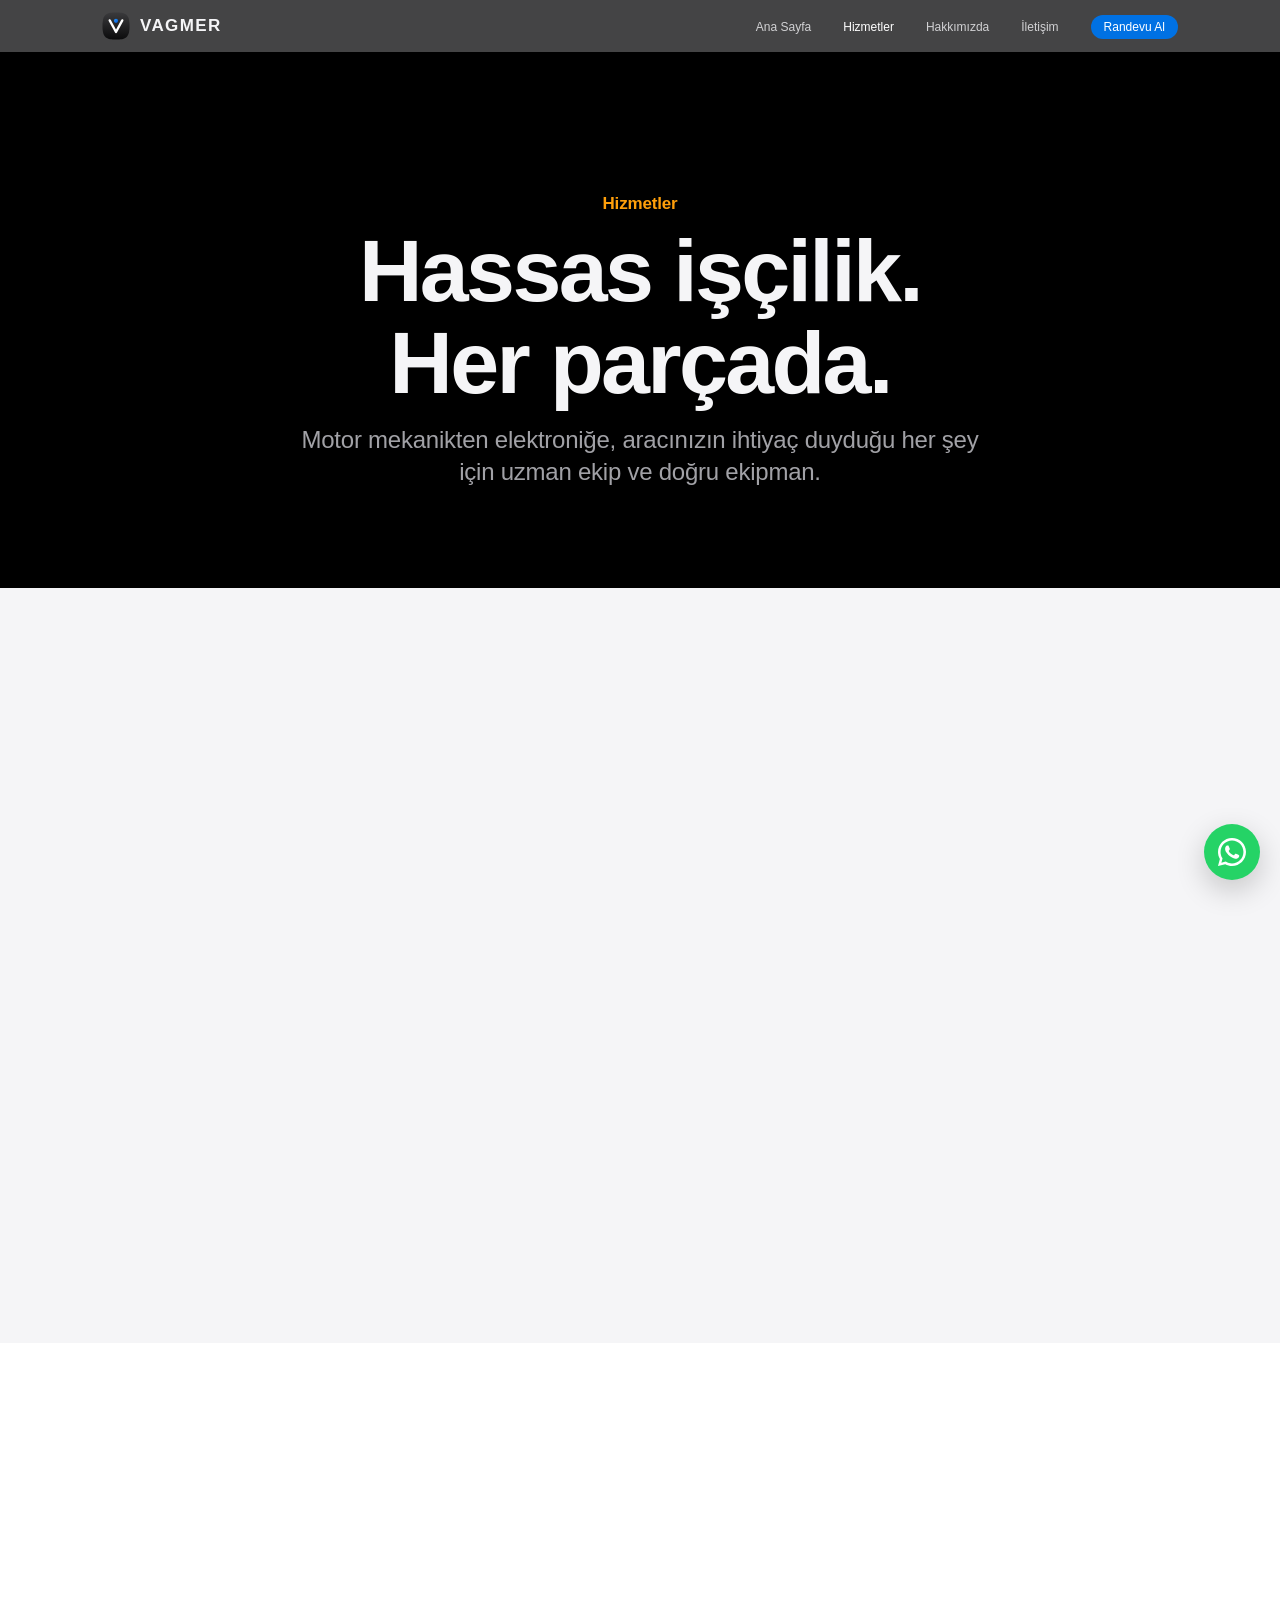
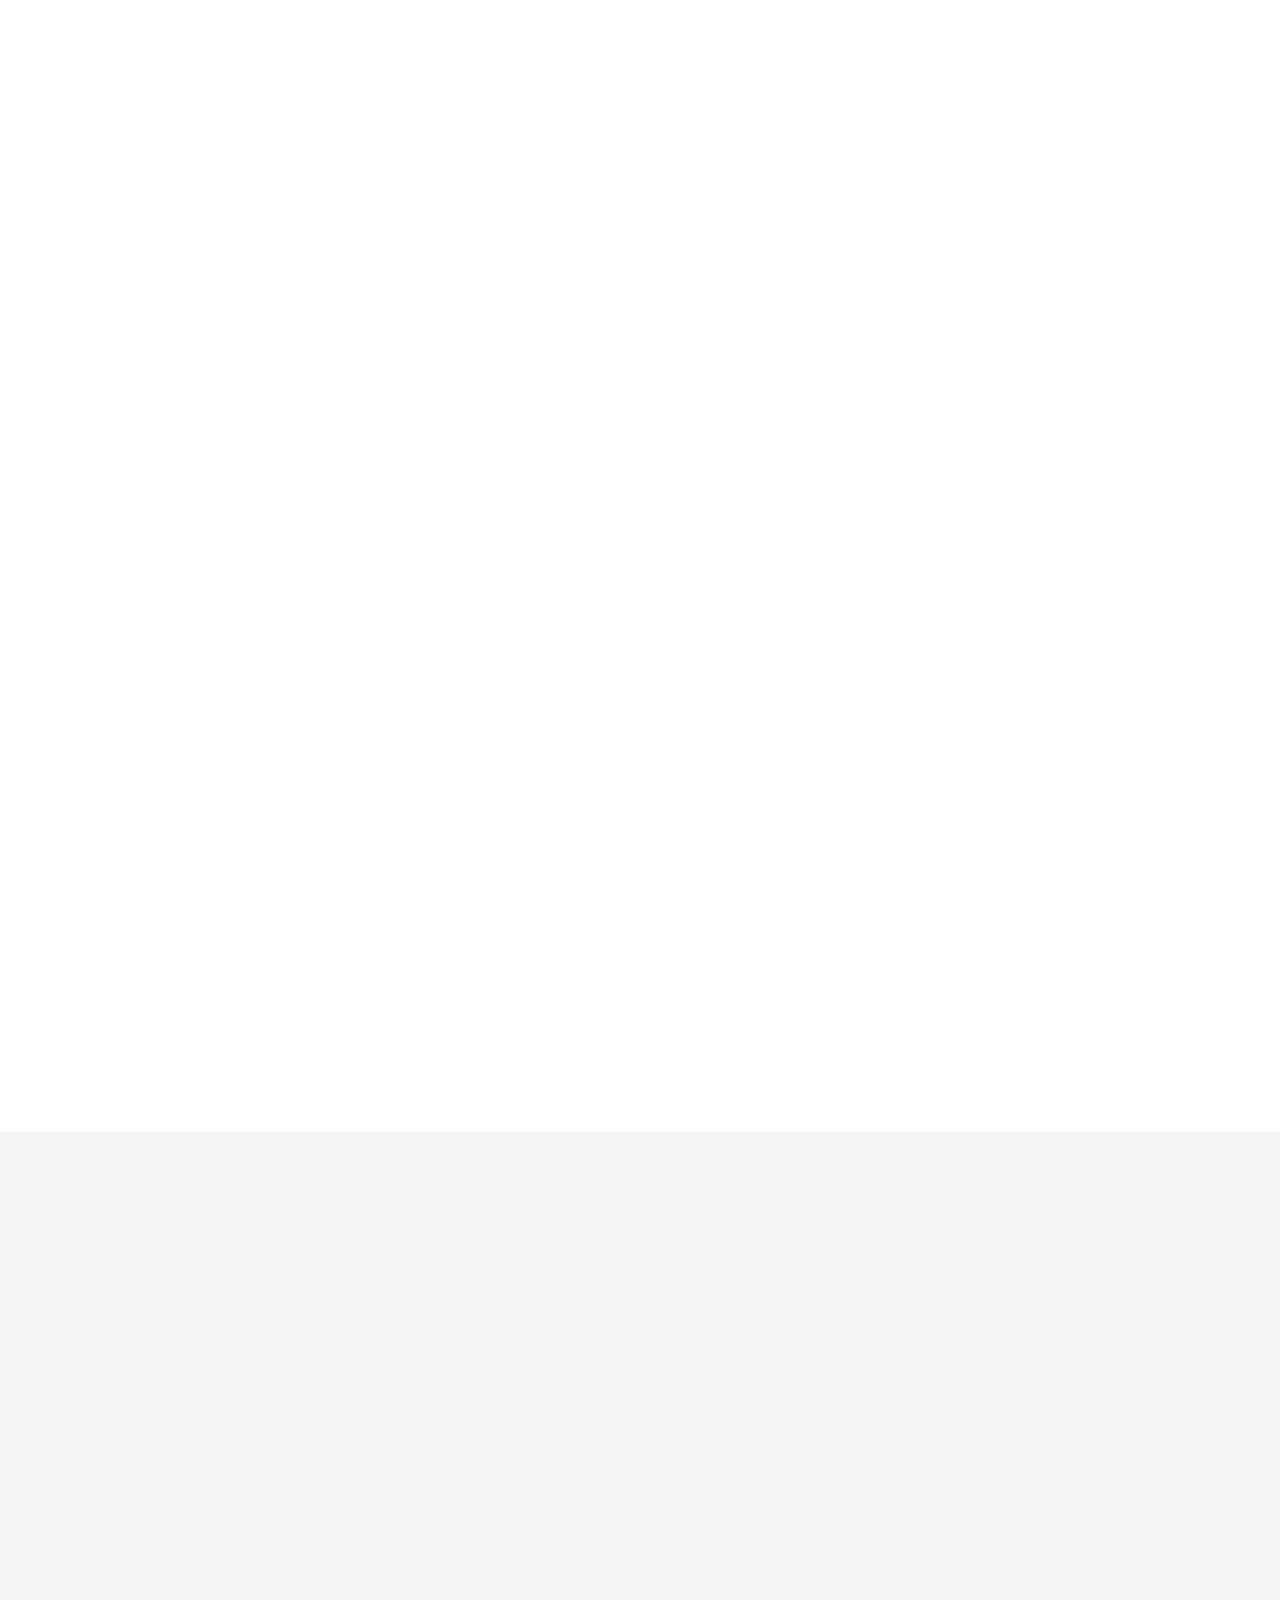
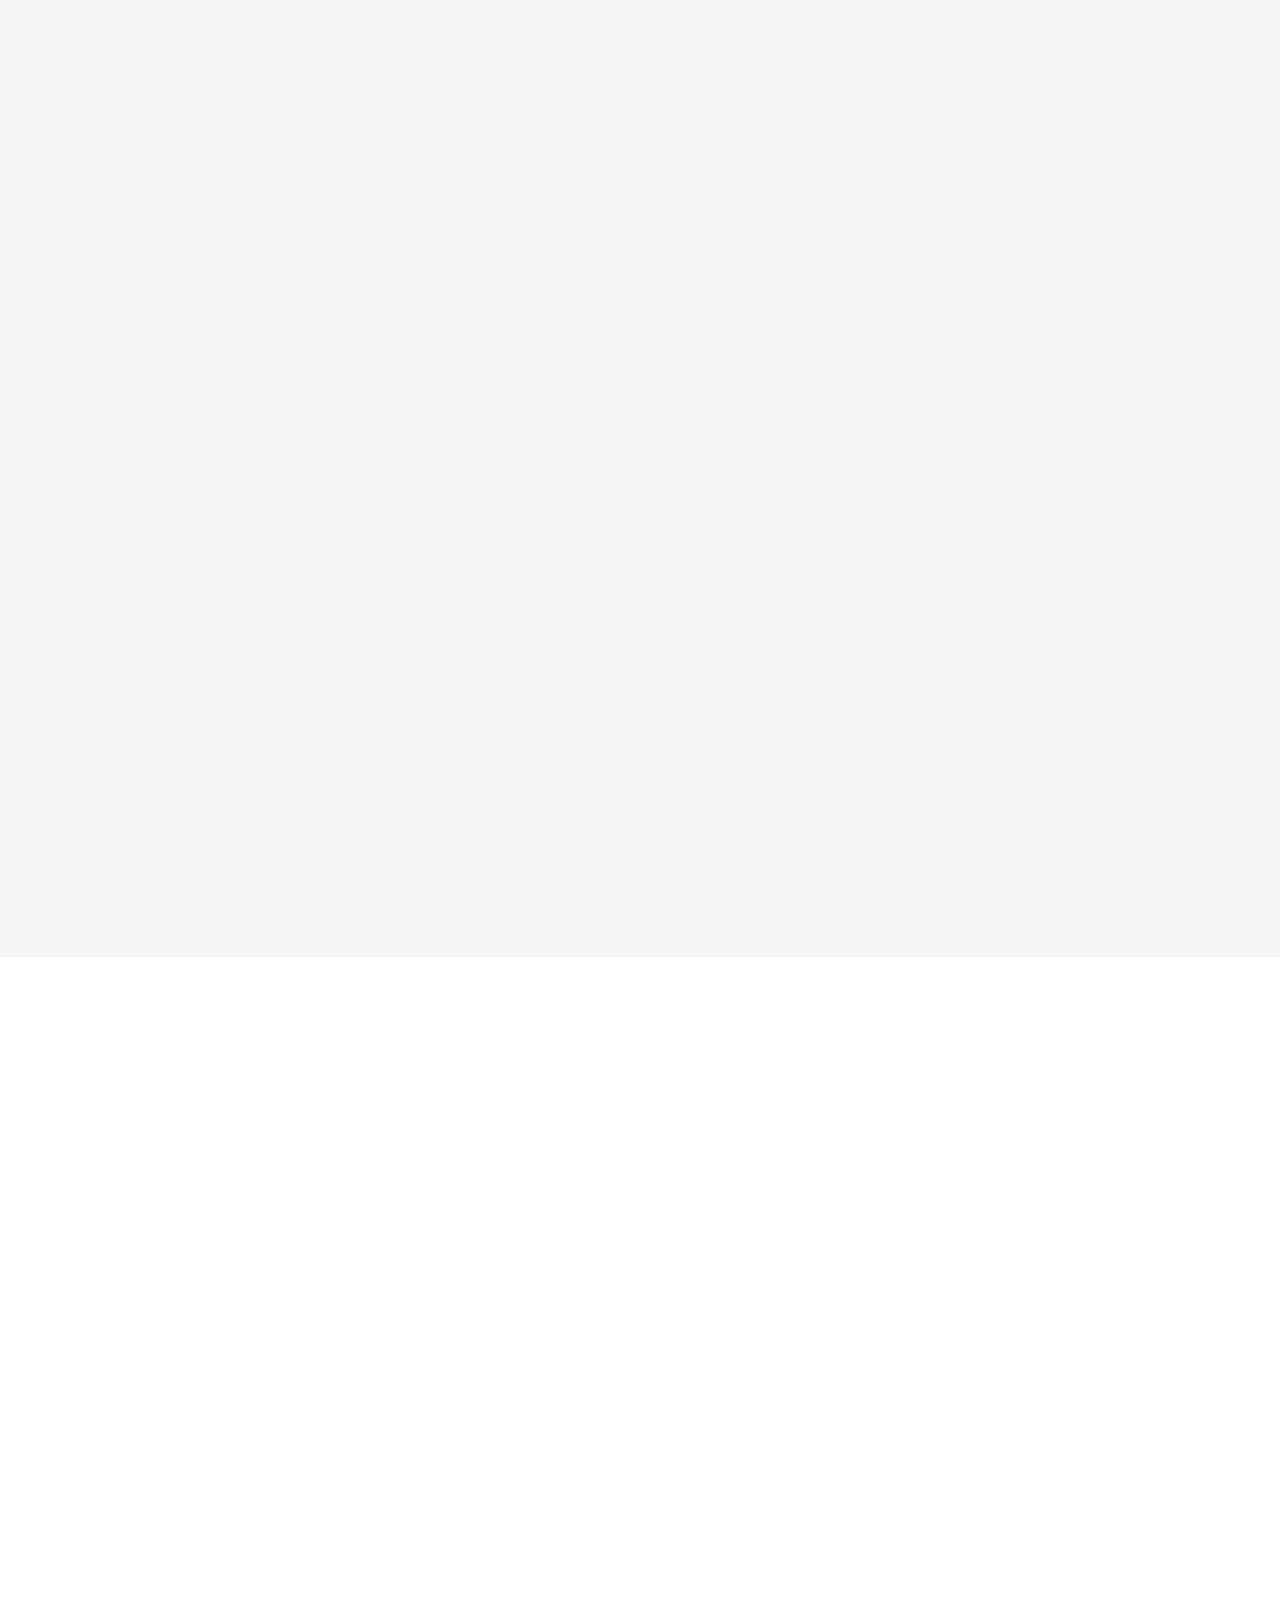
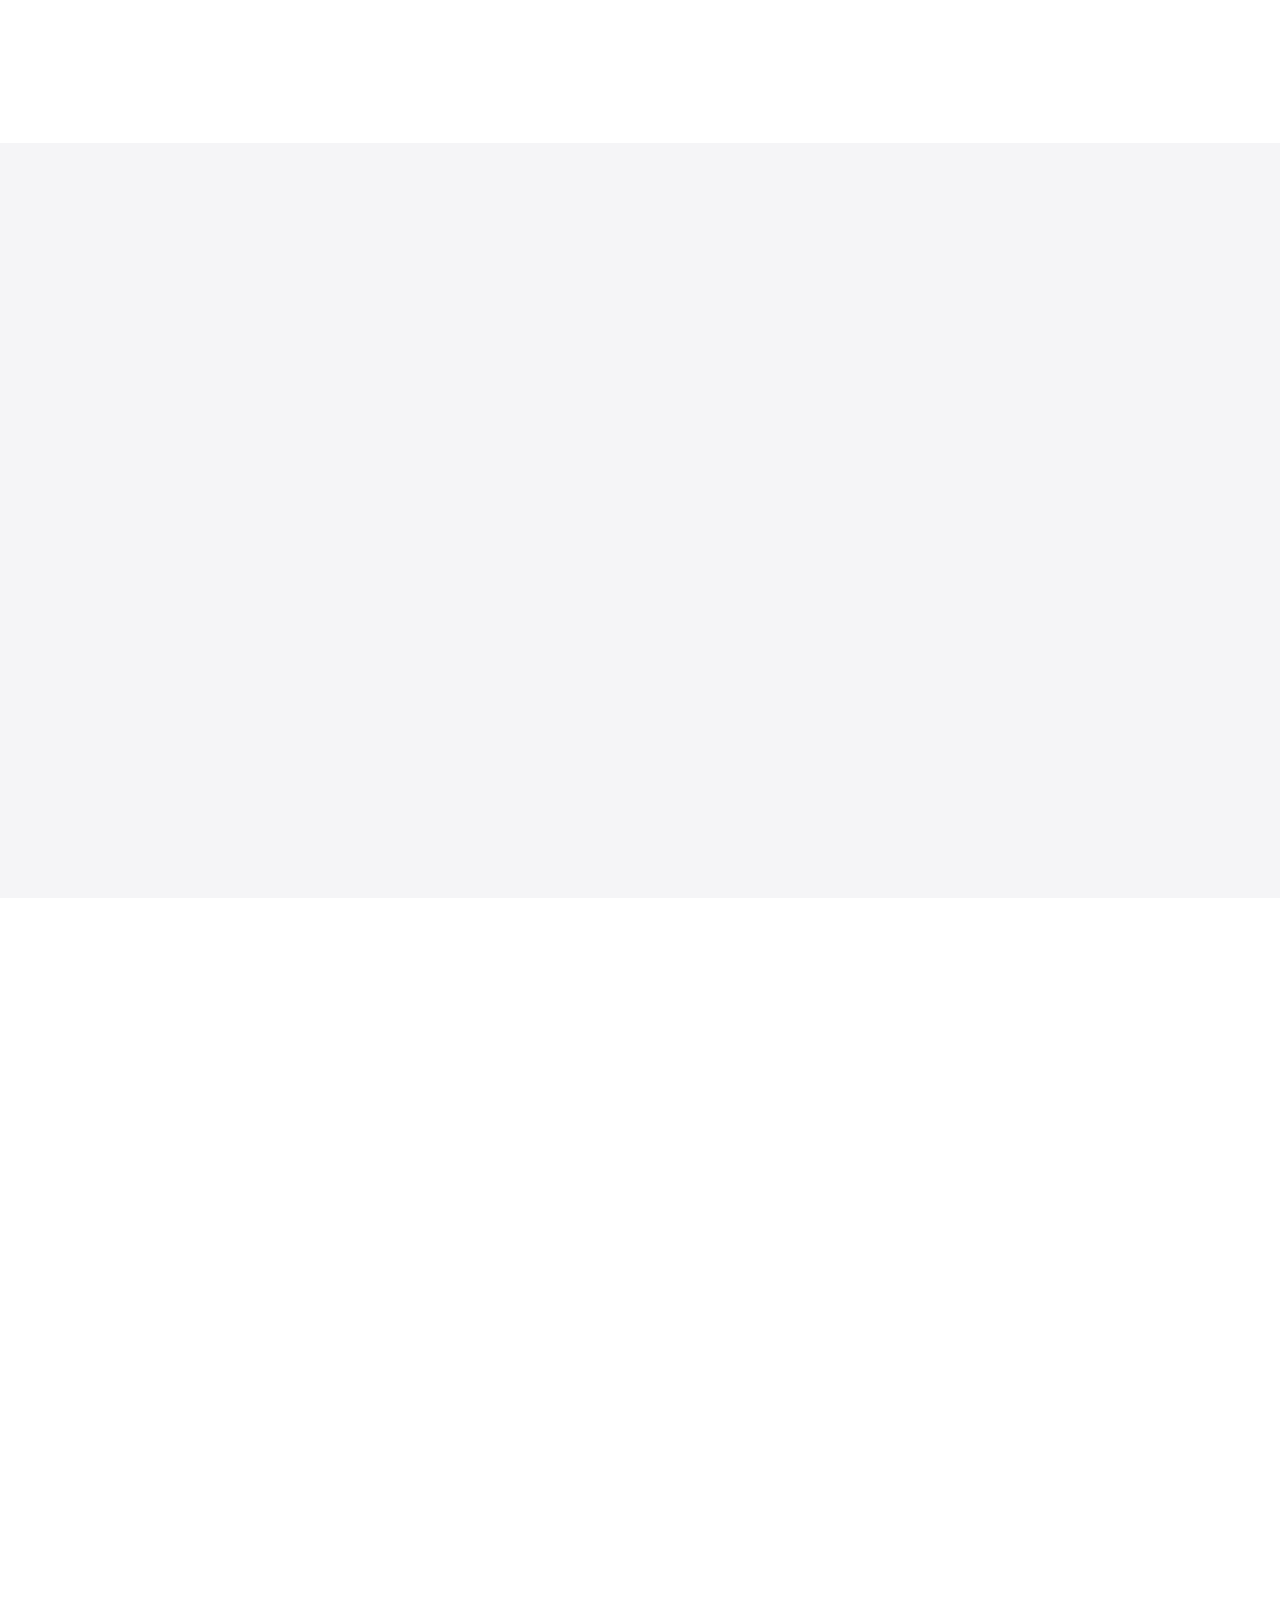
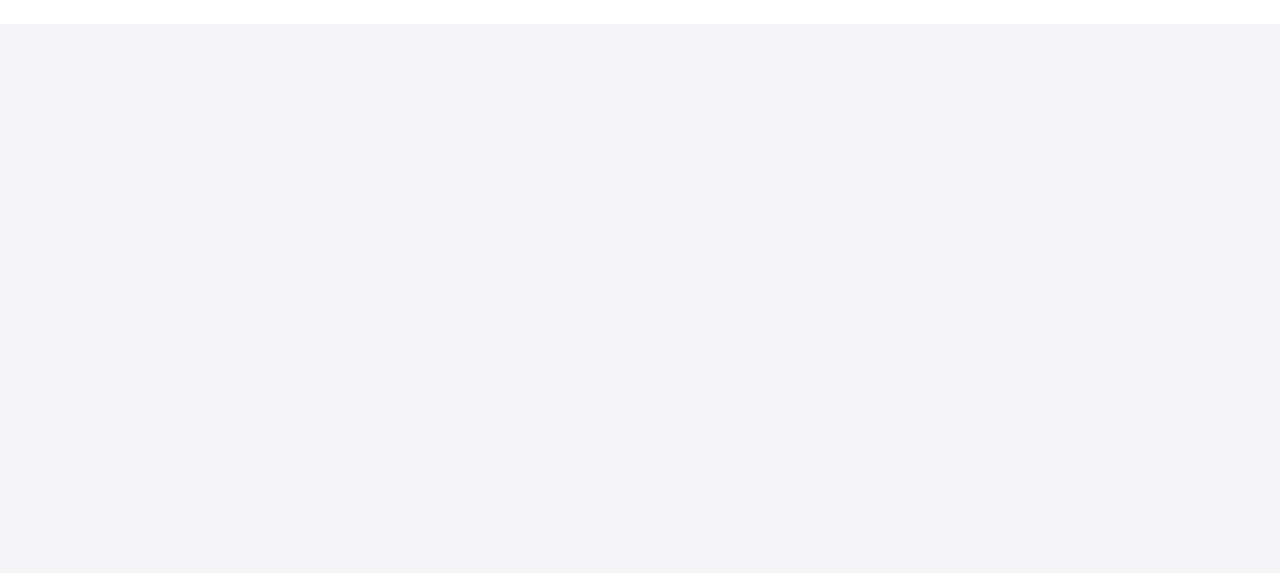
<file: hizmetler.html>
<!doctype html>
<html lang="tr">
<head>
<meta charset="utf-8">
<meta name="viewport" content="width=device-width, initial-scale=1, viewport-fit=cover">
<title>Hizmetler — VAGMER Oto Servis</title>
<meta name="description" content="Motor revizyonu, triger seti, DSG şanzıman, bilgisayarlı arıza tespit, turbo, enjektör ve periyodik bakım hizmetleri.">
<meta name="theme-color" content="#161617">
<meta name="format-detection" content="telephone=no">
<meta name="apple-mobile-web-app-capable" content="yes">
<meta name="mobile-web-app-capable" content="yes">
<meta name="apple-mobile-web-app-status-bar-style" content="black-translucent">
<meta name="apple-mobile-web-app-title" content="VAGMER">
<link rel="manifest" href="manifest.webmanifest">
<meta property="og:title" content="Hizmetler — VAGMER Oto Servis">
<meta property="og:description" content="Motor revizyonu, triger seti, DSG şanzıman, bilgisayarlı arıza tespit, turbo, enjektör ve periyodik bakım hizmetleri.">
<meta property="og:type" content="website">
<link rel="icon" href="favicon.svg" type="image/svg+xml">
<link rel="apple-touch-icon" href="assets/img/logo.svg">
<link rel="preconnect" href="https://images.unsplash.com">
<link rel="stylesheet" href="assets/css/style.css">
</head>
<body>
<header class="nav" role="navigation" aria-label="Ana menü">
  <div class="container">
    <a class="brand" href="index.html"><img src="assets/img/logo.svg" alt="" width="28" height="28">VAGMER</a>
    <button class="nav-toggle" aria-label="Menüyü aç" aria-expanded="false"><span></span><span></span></button>
    <ul class="nav-links"><li><a href="index.html">Ana Sayfa</a></li><li><a href="hizmetler.html" aria-current="page">Hizmetler</a></li><li><a href="hakkimizda.html">Hakkımızda</a></li><li><a href="iletisim.html">İletişim</a></li><li><a class="nav-cta" href="iletisim.html#randevu">Randevu Al</a></li></ul>
  </div>
</header>
<main>

<section class="page-hero dark">
  <div class="container narrow reveal">
    <p class="eyebrow">Hizmetler</p>
    <h1 class="display">Hassas işçilik.<br>Her parçada.</h1>
    <p class="lead">Motor mekanikten elektroniğe, aracınızın ihtiyaç duyduğu her şey için uzman ekip ve doğru ekipman.</p>
  </div>
</section>

<section class="section-sm alt">
  <div class="container grid grid-4">
    <a class="card reveal" href="#motor" style="color:inherit;text-decoration:none"><div class="icon"><svg viewBox="0 0 24 24"><path d="M4 10h2V8h3V6h6v2h2l2 3h2v5h-2l-2 3H8l-2-3H4z"/><path d="M9 6V4h6v2"/></svg></div><h3>Motor</h3></a>
    <a class="card reveal" href="#triger" style="color:inherit;text-decoration:none"><div class="icon"><svg viewBox="0 0 24 24"><circle cx="7" cy="12" r="4"/><circle cx="17" cy="12" r="4"/><path d="M7 8h10M7 16h10"/></svg></div><h3>Triger</h3></a>
    <a class="card reveal" href="#sanziman" style="color:inherit;text-decoration:none"><div class="icon"><svg viewBox="0 0 24 24"><circle cx="12" cy="12" r="3"/><path d="M19.4 15a1.7 1.7 0 0 0 .3 1.8l.1.1a2 2 0 1 1-2.8 2.8l-.1-.1a1.7 1.7 0 0 0-1.8-.3 1.7 1.7 0 0 0-1 1.5V21a2 2 0 1 1-4 0v-.1a1.7 1.7 0 0 0-1.1-1.5 1.7 1.7 0 0 0-1.8.3l-.1.1a2 2 0 1 1-2.8-2.8l.1-.1a1.7 1.7 0 0 0 .3-1.8 1.7 1.7 0 0 0-1.5-1H3a2 2 0 1 1 0-4h.1a1.7 1.7 0 0 0 1.5-1.1 1.7 1.7 0 0 0-.3-1.8l-.1-.1a2 2 0 1 1 2.8-2.8l.1.1a1.7 1.7 0 0 0 1.8.3H9a1.7 1.7 0 0 0 1-1.5V3a2 2 0 1 1 4 0v.1a1.7 1.7 0 0 0 1 1.5 1.7 1.7 0 0 0 1.8-.3l.1-.1a2 2 0 1 1 2.8 2.8l-.1.1a1.7 1.7 0 0 0-.3 1.8V9a1.7 1.7 0 0 0 1.5 1H21a2 2 0 1 1 0 4h-.1a1.7 1.7 0 0 0-1.5 1z"/></svg></div><h3>Şanzıman</h3></a>
    <a class="card reveal" href="#diagnostik" style="color:inherit;text-decoration:none"><div class="icon"><svg viewBox="0 0 24 24"><path d="M3 12h4l3-7 4 14 3-7h4"/></svg></div><h3>Diagnostik</h3></a>
  </div>
</section>

<section id="motor" class="section" style="scroll-margin-top:var(--nav-h)">
  <div class="container split">
    <div class="media ratio-4x3 reveal" data-bg="https://images.unsplash.com/photo-1487754180451-c456f719a1fc?auto=format&fit=crop&w=1400&q=80"></div>
    <div class="reveal">
      <p class="eyebrow">Motor Mekanik</p>
      <h2 class="headline">Motor revizyonu.</h2>
      <p class="lead">Yağ yakma, kompresyon kaybı, conta yakma veya yüksek kilometre. Motorunuzu söküp ölçerek, ihtiyaç kadar müdahale ediyoruz.</p>
      <ul class="check-list"><li>Komple, üst ve alt motor revizyonu</li><li>Silindir kapağı planyası ve conta değişimi</li><li>Segman, piston, kol yatağı ve ana yatak</li><li>Supap, supap lastiği ve kam mili işlemleri</li><li>Yağ ve su kaçağı tespiti ve onarımı</li></ul>
      <div class="cta-row" style="justify-content:flex-start"><a class="btn btn-primary" href="iletisim.html#randevu">Randevu al</a></div>
    </div>
  </div>
</section>
<section id="triger" class="section alt" style="scroll-margin-top:var(--nav-h)">
  <div class="container split reverse">
    <div class="media ratio-4x3 reveal" data-bg="https://images.unsplash.com/photo-1530046339160-ce3e530c7d2f?auto=format&fit=crop&w=1400&q=80"></div>
    <div class="reveal">
      <p class="eyebrow">Zamanlama Sistemi</p>
      <h2 class="headline">Triger seti ve zincir.</h2>
      <p class="lead">Zamanında yapılmayan triger değişimi motorun en pahalı arızasına dönüşebilir. Kayış ya da zincir, doğru aparat ve doğru tork ile.</p>
      <ul class="check-list"><li>Triger kayışı, gergi ve devirdaim seti</li><li>Triger zinciri uzama ölçümü ve değişimi</li><li>Eksantrik ayar ve faz kontrolü</li><li>Orijinal zamanlama aparatlarıyla montaj</li></ul>
      <div class="cta-row" style="justify-content:flex-start"><a class="btn btn-primary" href="iletisim.html#randevu">Randevu al</a></div>
    </div>
  </div>
</section>
<section id="sanziman" class="section" style="scroll-margin-top:var(--nav-h)">
  <div class="container split">
    <div class="media ratio-4x3 reveal" data-bg="https://images.unsplash.com/photo-1580273916550-e323be2ae537?auto=format&fit=crop&w=1400&q=80"></div>
    <div class="reveal">
      <p class="eyebrow">Şanzıman</p>
      <h2 class="headline">DSG ve otomatik şanzıman.</h2>
      <p class="lead">Vuruntu, titreme, geç vites geçişi veya uyarı lambası. DSG ve otomatik şanzımanlarda teşhisten onarıma çözüm.</p>
      <ul class="check-list"><li>DSG kavrama (debriyaj) seti değişimi</li><li>Mekatronik ünite arıza tespiti ve onarımı</li><li>Şanzıman yağı ve filtre değişimi</li><li>Adaptasyon ve temel ayar işlemleri</li></ul>
      <div class="cta-row" style="justify-content:flex-start"><a class="btn btn-primary" href="iletisim.html#randevu">Randevu al</a></div>
    </div>
  </div>
</section>
<section id="diagnostik" class="section alt" style="scroll-margin-top:var(--nav-h)">
  <div class="container split reverse">
    <div class="media ratio-4x3 reveal" data-bg="https://images.unsplash.com/photo-1503376780353-7e6692767b70?auto=format&fit=crop&w=1400&q=80"></div>
    <div class="reveal">
      <p class="eyebrow">Elektronik</p>
      <h2 class="headline">Bilgisayarlı arıza tespit.</h2>
      <p class="lead">Güncel diagnostik yazılımları ve canlı veri analizi ile arızanın kaynağına ilk seferde ulaşıyoruz.</p>
      <ul class="check-list"><li>Tüm modüllerde arıza kodu okuma ve silme</li><li>Canlı veri ve sensör analizi</li><li>Kodlama, adaptasyon ve servis sıfırlama</li><li>Elektrik ve kablo tesisatı arızaları</li></ul>
      <div class="cta-row" style="justify-content:flex-start"><a class="btn btn-primary" href="iletisim.html#randevu">Randevu al</a></div>
    </div>
  </div>
</section>
<section id="turbo" class="section" style="scroll-margin-top:var(--nav-h)">
  <div class="container split">
    <div class="media ratio-4x3 reveal" data-bg="https://images.unsplash.com/photo-1552519507-da3b142c6e3d?auto=format&fit=crop&w=1400&q=80"></div>
    <div class="reveal">
      <p class="eyebrow">Performans & Verim</p>
      <h2 class="headline">Turbo ve enjektör.</h2>
      <p class="lead">Güç kaybı, siyah duman, ıslık sesi ya da yüksek yakıt tüketimi. Turbo ve yakıt sistemini test ederek çözüyoruz.</p>
      <ul class="check-list"><li>Turbo kontrolü, bakımı ve değişimi</li><li>Enjektör testi, temizliği ve kodlaması</li><li>EGR ve DPF temizliği</li><li>Emme ve egzoz sistemi kontrolleri</li></ul>
      <div class="cta-row" style="justify-content:flex-start"><a class="btn btn-primary" href="iletisim.html#randevu">Randevu al</a></div>
    </div>
  </div>
</section>
<section id="bakim" class="section alt" style="scroll-margin-top:var(--nav-h)">
  <div class="container split reverse">
    <div class="media ratio-4x3 reveal" data-bg="https://images.unsplash.com/photo-1492144534655-ae79c964c9d7?auto=format&fit=crop&w=1400&q=80"></div>
    <div class="reveal">
      <p class="eyebrow">Bakım</p>
      <h2 class="headline">Periyodik bakım.</h2>
      <p class="lead">Üretici bakım takvimine uygun, onaylı yağ ve filtrelerle. Aracınızın değerini ve garantisini koruyun.</p>
      <ul class="check-list"><li>Üretici onaylı motor yağı ve filtre değişimi</li><li>Hava, polen ve yakıt filtreleri</li><li>Fren sistemi ve balata kontrolü</li><li>Süspansiyon ve yürüyen aksam kontrolü</li><li>Antifriz, fren hidroliği ve sıvı seviyeleri</li></ul>
      <div class="cta-row" style="justify-content:flex-start"><a class="btn btn-primary" href="iletisim.html#randevu">Randevu al</a></div>
    </div>
  </div>
</section>

<section class="section dark">
  <div class="container">
    <div class="center reveal"><h2 class="headline">Nasıl çalışıyoruz?</h2><p class="lead narrow">Basit, şeffaf ve öngörülebilir bir süreç.</p></div>
    <div class="grid grid-4 steps" style="margin-top:64px">
      <div class="step reveal"><h3>Randevu</h3><p>Online ya da telefonla size uygun zamanı seçin.</p></div>
      <div class="step reveal"><h3>Teşhis</h3><p>Aracınızı inceler, sorunu ve çözümünü açıkça anlatırız.</p></div>
      <div class="step reveal"><h3>Onay</h3><p>Yazılı fiyat teklifiniz onaylanmadan işleme başlamayız.</p></div>
      <div class="step reveal"><h3>Teslim</h3><p>Test sürüşü sonrası, değişen parçalarla birlikte teslim.</p></div>
    </div>
  </div>
</section>

<section class="section">
  <div class="container narrow">
    <h2 class="headline center reveal">Sıkça sorulan sorular</h2>
    <div class="faq reveal">
      <details><summary>Triger setini ne zaman değiştirmeliyim?</summary><p>Motor tipine göre genellikle 60.000–120.000 km veya 4–5 yıl aralığındadır. Aracınızın şasi numarasıyla üretici takvimini kontrol edip size net bilgi veririz.</p></details>
      <details><summary>Arıza tespiti ne kadar sürer?</summary><p>Standart bilgisayarlı arıza tespiti çoğunlukla 30–60 dakika sürer. Detaylı mekanik inceleme gerekiyorsa süreyi önceden bildiririz.</p></details>
      <details><summary>Orijinal parça mı kullanıyorsunuz?</summary><p>Tercihinize göre orijinal (OE) ya da OEM kalite parça kullanıyoruz. Her iki seçeneğin fiyatını da teklifimizde ayrı ayrı belirtiyoruz.</p></details>
      <details><summary>İşçiliğe garanti veriyor musunuz?</summary><p>Evet. Yaptığımız tüm işçiliklere 12 ay garanti veriyoruz. Parça garantisi üretici koşullarına tabidir.</p></details>
      <details><summary>Sadece VAG grubu araçlara mı bakıyorsunuz?</summary><p>Uzmanlık alanımız Volkswagen, Audi, Seat, Škoda ve Porsche olsa da, diğer marka araçlara da motor mekanik ve bakım hizmeti veriyoruz.</p></details>
    </div>
  </div>
</section>

</main>
<footer class="footer">
  <div class="container">
    <div class="footer-grid">
      <div>
        <a class="brand" href="index.html"><img src="assets/img/logo.svg" alt="" width="24" height="24">VAGMER</a>
        <p>Motor mekanik ve VAG grubu araçlarda uzman oto servis. Doğru teşhis, şeffaf fiyat, garantili işçilik.</p>
      </div>
      <div><h5>Site</h5><ul><li><a href="index.html">Ana Sayfa</a></li><li><a href="hizmetler.html">Hizmetler</a></li><li><a href="hakkimizda.html">Hakkımızda</a></li><li><a href="iletisim.html">İletişim</a></li></ul></div>
      <div><h5>Hizmetler</h5><ul>
        <li><a href="hizmetler.html#motor">Motor Revizyonu</a></li>
        <li><a href="hizmetler.html#triger">Triger Seti</a></li>
        <li><a href="hizmetler.html#sanziman">DSG Şanzıman</a></li>
        <li><a href="hizmetler.html#diagnostik">Arıza Tespit</a></li>
      </ul></div>
      <div><h5>İletişim</h5><ul>
        <li><a href="tel:+905000000000">+90 (5XX) XXX XX XX</a></li>
        <li><a href="mailto:info@vagmer.com.tr">info@vagmer.com.tr</a></li>
        <li>İstanbul, Türkiye</li>
      </ul></div>
    </div>
    <div class="footer-bottom">
      <span>Copyright © <span id="year">2026</span> VAGMER Oto Servis. Tüm hakları saklıdır.</span>
      <span>Volkswagen, Audi, Seat, Škoda ve Porsche ilgili sahiplerinin tescilli markalarıdır.</span>
    </div>
  </div>
</footer>
<nav class="action-bar" aria-label="Hızlı işlemler">
  <a class="ab-call" href="tel:+905000000000"><svg viewBox="0 0 24 24" aria-hidden="true"><path d="M22 16.9v3a2 2 0 0 1-2.2 2 19.8 19.8 0 0 1-8.6-3.1 19.5 19.5 0 0 1-6-6A19.8 19.8 0 0 1 2.1 4.2 2 2 0 0 1 4.1 2h3a2 2 0 0 1 2 1.7c.1.9.4 1.8.7 2.7a2 2 0 0 1-.5 2.1L8 9.8a16 16 0 0 0 6 6l1.3-1.3a2 2 0 0 1 2.1-.4c.9.3 1.8.6 2.7.7a2 2 0 0 1 1.7 2z"/></svg>Ara</a>
  <a class="ab-wa" data-wa="Merhaba VAGMER, bilgi almak istiyorum." href="iletisim.html"><svg viewBox="0 0 24 24" aria-hidden="true"><path d="M17.5 14.4c-.3-.1-1.7-.8-2-.9-.3-.1-.5-.1-.7.1-.2.3-.8.9-.9 1.1-.2.2-.3.2-.6.1-.3-.1-1.2-.5-2.4-1.5-.9-.8-1.5-1.7-1.6-2-.2-.3 0-.5.1-.6l.4-.5c.1-.2.2-.3.3-.5.1-.2 0-.4 0-.5l-.9-2.2c-.2-.6-.5-.5-.7-.5h-.6c-.2 0-.5.1-.8.4-.3.3-1 1-1 2.5s1.1 2.9 1.2 3.1c.1.2 2.1 3.2 5.1 4.5.7.3 1.3.5 1.7.6.7.2 1.4.2 1.9.1.6-.1 1.7-.7 2-1.4.2-.7.2-1.3.2-1.4-.1-.1-.3-.2-.6-.3zM12 21.8c-1.8 0-3.5-.5-5-1.4l-.4-.2-3.7 1 1-3.6-.2-.4C2.7 15.6 2.2 13.8 2.2 12 2.2 6.6 6.6 2.2 12 2.2S21.8 6.6 21.8 12 17.4 21.8 12 21.8zM12 0C5.4 0 0 5.4 0 12c0 2.1.6 4.2 1.6 6L0 24l6.2-1.6c1.8 1 3.8 1.5 5.8 1.5 6.6 0 12-5.4 12-12S18.6 0 12 0z"/></svg>WhatsApp</a>
  <a class="ab-cta" href="iletisim.html#randevu">Randevu al</a>
</nav>
<a class="fab" data-wa="Merhaba VAGMER, bilgi almak istiyorum." href="iletisim.html" aria-label="WhatsApp ile yazın"><svg viewBox="0 0 24 24" aria-hidden="true"><path d="M17.5 14.4c-.3-.1-1.7-.8-2-.9-.3-.1-.5-.1-.7.1-.2.3-.8.9-.9 1.1-.2.2-.3.2-.6.1-.3-.1-1.2-.5-2.4-1.5-.9-.8-1.5-1.7-1.6-2-.2-.3 0-.5.1-.6l.4-.5c.1-.2.2-.3.3-.5.1-.2 0-.4 0-.5l-.9-2.2c-.2-.6-.5-.5-.7-.5h-.6c-.2 0-.5.1-.8.4-.3.3-1 1-1 2.5s1.1 2.9 1.2 3.1c.1.2 2.1 3.2 5.1 4.5.7.3 1.3.5 1.7.6.7.2 1.4.2 1.9.1.6-.1 1.7-.7 2-1.4.2-.7.2-1.3.2-1.4-.1-.1-.3-.2-.6-.3zM12 21.8c-1.8 0-3.5-.5-5-1.4l-.4-.2-3.7 1 1-3.6-.2-.4C2.7 15.6 2.2 13.8 2.2 12 2.2 6.6 6.6 2.2 12 2.2S21.8 6.6 21.8 12 17.4 21.8 12 21.8zM12 0C5.4 0 0 5.4 0 12c0 2.1.6 4.2 1.6 6L0 24l6.2-1.6c1.8 1 3.8 1.5 5.8 1.5 6.6 0 12-5.4 12-12S18.6 0 12 0z"/></svg></a>
<script src="assets/js/main.js" defer></script>
</body>
</html>
</file>
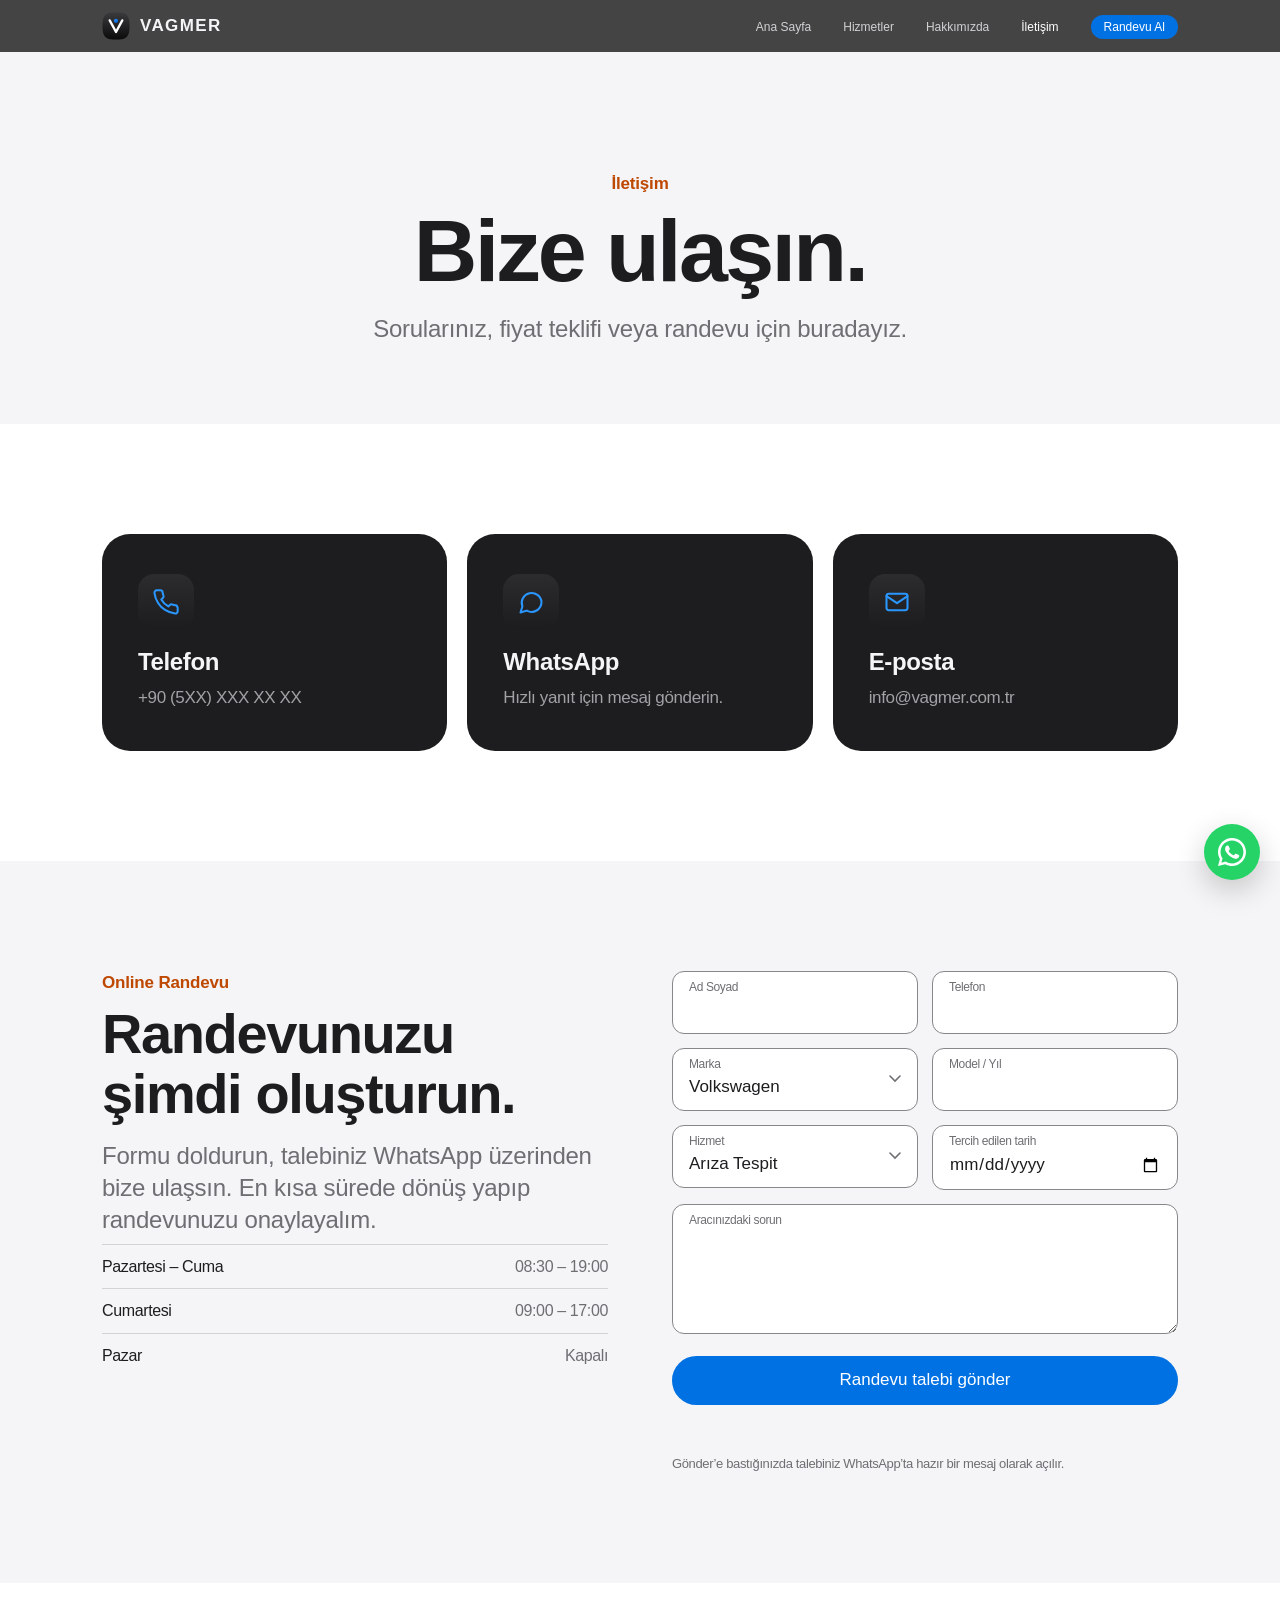
<file: iletisim.html>
<!doctype html>
<html lang="tr">
<head>
<meta charset="utf-8">
<meta name="viewport" content="width=device-width, initial-scale=1, viewport-fit=cover">
<title>İletişim ve Randevu — VAGMER Oto Servis</title>
<meta name="description" content="VAGMER Oto Servis iletişim bilgileri, çalışma saatleri ve online randevu formu.">
<meta name="theme-color" content="#161617">
<meta name="format-detection" content="telephone=no">
<meta name="apple-mobile-web-app-capable" content="yes">
<meta name="mobile-web-app-capable" content="yes">
<meta name="apple-mobile-web-app-status-bar-style" content="black-translucent">
<meta name="apple-mobile-web-app-title" content="VAGMER">
<link rel="manifest" href="manifest.webmanifest">
<meta property="og:title" content="İletişim ve Randevu — VAGMER Oto Servis">
<meta property="og:description" content="VAGMER Oto Servis iletişim bilgileri, çalışma saatleri ve online randevu formu.">
<meta property="og:type" content="website">
<link rel="icon" href="favicon.svg" type="image/svg+xml">
<link rel="apple-touch-icon" href="assets/img/logo.svg">
<link rel="preconnect" href="https://images.unsplash.com">
<link rel="stylesheet" href="assets/css/style.css">
</head>
<body>
<header class="nav" role="navigation" aria-label="Ana menü">
  <div class="container">
    <a class="brand" href="index.html"><img src="assets/img/logo.svg" alt="" width="28" height="28">VAGMER</a>
    <button class="nav-toggle" aria-label="Menüyü aç" aria-expanded="false"><span></span><span></span></button>
    <ul class="nav-links"><li><a href="index.html">Ana Sayfa</a></li><li><a href="hizmetler.html">Hizmetler</a></li><li><a href="hakkimizda.html">Hakkımızda</a></li><li><a href="iletisim.html" aria-current="page">İletişim</a></li><li><a class="nav-cta" href="iletisim.html#randevu">Randevu Al</a></li></ul>
  </div>
</header>
<main>

<section class="page-hero alt">
  <div class="container narrow reveal">
    <p class="eyebrow">İletişim</p>
    <h1 class="display">Bize ulaşın.</h1>
    <p class="lead">Sorularınız, fiyat teklifi veya randevu için buradayız.</p>
  </div>
</section>

<section class="section">
  <div class="container grid grid-3">
    <a class="card card-dark reveal" href="tel:+905000000000" style="text-decoration:none"><div class="icon"><svg viewBox="0 0 24 24"><path d="M22 16.9v3a2 2 0 0 1-2.2 2 19.8 19.8 0 0 1-8.6-3.1 19.5 19.5 0 0 1-6-6A19.8 19.8 0 0 1 2.1 4.2 2 2 0 0 1 4.1 2h3a2 2 0 0 1 2 1.7c.1.9.4 1.8.7 2.7a2 2 0 0 1-.5 2.1L8 9.8a16 16 0 0 0 6 6l1.3-1.3a2 2 0 0 1 2.1-.4c.9.3 1.8.6 2.7.7a2 2 0 0 1 1.7 2z"/></svg></div><h3>Telefon</h3><p>+90 (5XX) XXX XX XX</p></a>
    <a class="card card-dark reveal" data-wa="Merhaba VAGMER, bilgi almak istiyorum." href="#" style="text-decoration:none"><div class="icon"><svg viewBox="0 0 24 24"><path d="M21 12a8.5 8.5 0 0 1-12.6 7.4L3 21l1.6-5.2A8.5 8.5 0 1 1 21 12z"/></svg></div><h3>WhatsApp</h3><p>Hızlı yanıt için mesaj gönderin.</p></a>
    <a class="card card-dark reveal" href="mailto:info@vagmer.com.tr" style="text-decoration:none"><div class="icon"><svg viewBox="0 0 24 24"><rect x="3" y="5" width="18" height="14" rx="2"/><path d="M3 7l9 6 9-6"/></svg></div><h3>E-posta</h3><p>info@vagmer.com.tr</p></a>
  </div>
</section>

<section id="randevu" class="section alt" style="scroll-margin-top:var(--nav-h)">
  <div class="container split" style="align-items:start">
    <div class="reveal">
      <p class="eyebrow">Online Randevu</p>
      <h2 class="headline">Randevunuzu<br>şimdi oluşturun.</h2>
      <p class="lead">Formu doldurun, talebiniz WhatsApp üzerinden bize ulaşsın. En kısa sürede dönüş yapıp randevunuzu onaylayalım.</p>
      <table class="hours" aria-label="Çalışma saatleri">
        <tr><td>Pazartesi – Cuma</td><td>08:30 – 19:00</td></tr>
        <tr><td>Cumartesi</td><td>09:00 – 17:00</td></tr>
        <tr><td>Pazar</td><td>Kapalı</td></tr>
      </table>
    </div>
    <form id="randevu-form" class="form reveal" autocomplete="on">
      <div class="row">
        <div class="field"><label for="ad">Ad Soyad</label><input id="ad" name="ad" autocomplete="name" autocapitalize="words" enterkeyhint="next" required></div>
        <div class="field"><label for="telefon">Telefon</label><input id="telefon" name="telefon" type="tel" inputmode="tel" autocomplete="tel" enterkeyhint="next" required></div>
      </div>
      <div class="row">
        <div class="field"><label for="marka">Marka</label>
          <select id="marka" name="marka" required>
            <option>Volkswagen</option><option>Audi</option><option>Seat</option><option>Škoda</option><option>Cupra</option><option>Porsche</option><option>Diğer</option>
          </select></div>
        <div class="field"><label for="model">Model / Yıl</label><input id="model" name="model" autocomplete="off" enterkeyhint="next"></div>
      </div>
      <div class="row">
        <div class="field"><label for="hizmet">Hizmet</label>
          <select id="hizmet" name="hizmet">
            <option>Arıza Tespit</option><option>Motor Revizyonu</option><option>Triger Seti</option><option>DSG / Şanzıman</option><option>Turbo / Enjektör</option><option>Periyodik Bakım</option><option>Diğer</option>
          </select></div>
        <div class="field"><label for="tarih">Tercih edilen tarih</label><input id="tarih" name="tarih" type="date"></div>
      </div>
      <div class="field"><label for="mesaj">Aracınızdaki sorun</label><textarea id="mesaj" name="mesaj" enterkeyhint="send"></textarea></div>
      <button class="btn btn-primary" type="submit">Randevu talebi gönder</button>
      <p id="form-status" class="form-status" role="status"></p>
      <p class="form-note">Gönder’e bastığınızda talebiniz WhatsApp’ta hazır bir mesaj olarak açılır.</p>
    </form>
  </div>
</section>

<section class="section">
  <div class="container split">
    <div class="reveal">
      <p class="eyebrow">Konum</p>
      <h2 class="headline">Atölyemiz.</h2>
      <div class="info" style="margin-top:28px">
        <div class="info-item"><div><h4>Adres</h4><p>İstanbul, Türkiye</p></div></div>
        <div class="info-item"><div><h4>Telefon</h4><a href="tel:+905000000000">+90 (5XX) XXX XX XX</a></div></div>
        <div class="info-item"><div><h4>E-posta</h4><a href="mailto:info@vagmer.com.tr">info@vagmer.com.tr</a></div></div>
      </div>
    </div>
    <iframe class="map reveal" title="VAGMER konum" loading="lazy" referrerpolicy="no-referrer-when-downgrade"
      src="https://www.google.com/maps?q=Istanbul&z=11&output=embed"></iframe>
  </div>
</section>

</main>
<footer class="footer">
  <div class="container">
    <div class="footer-grid">
      <div>
        <a class="brand" href="index.html"><img src="assets/img/logo.svg" alt="" width="24" height="24">VAGMER</a>
        <p>Motor mekanik ve VAG grubu araçlarda uzman oto servis. Doğru teşhis, şeffaf fiyat, garantili işçilik.</p>
      </div>
      <div><h5>Site</h5><ul><li><a href="index.html">Ana Sayfa</a></li><li><a href="hizmetler.html">Hizmetler</a></li><li><a href="hakkimizda.html">Hakkımızda</a></li><li><a href="iletisim.html">İletişim</a></li></ul></div>
      <div><h5>Hizmetler</h5><ul>
        <li><a href="hizmetler.html#motor">Motor Revizyonu</a></li>
        <li><a href="hizmetler.html#triger">Triger Seti</a></li>
        <li><a href="hizmetler.html#sanziman">DSG Şanzıman</a></li>
        <li><a href="hizmetler.html#diagnostik">Arıza Tespit</a></li>
      </ul></div>
      <div><h5>İletişim</h5><ul>
        <li><a href="tel:+905000000000">+90 (5XX) XXX XX XX</a></li>
        <li><a href="mailto:info@vagmer.com.tr">info@vagmer.com.tr</a></li>
        <li>İstanbul, Türkiye</li>
      </ul></div>
    </div>
    <div class="footer-bottom">
      <span>Copyright © <span id="year">2026</span> VAGMER Oto Servis. Tüm hakları saklıdır.</span>
      <span>Volkswagen, Audi, Seat, Škoda ve Porsche ilgili sahiplerinin tescilli markalarıdır.</span>
    </div>
  </div>
</footer>
<nav class="action-bar" aria-label="Hızlı işlemler">
  <a class="ab-call" href="tel:+905000000000"><svg viewBox="0 0 24 24" aria-hidden="true"><path d="M22 16.9v3a2 2 0 0 1-2.2 2 19.8 19.8 0 0 1-8.6-3.1 19.5 19.5 0 0 1-6-6A19.8 19.8 0 0 1 2.1 4.2 2 2 0 0 1 4.1 2h3a2 2 0 0 1 2 1.7c.1.9.4 1.8.7 2.7a2 2 0 0 1-.5 2.1L8 9.8a16 16 0 0 0 6 6l1.3-1.3a2 2 0 0 1 2.1-.4c.9.3 1.8.6 2.7.7a2 2 0 0 1 1.7 2z"/></svg>Ara</a>
  <a class="ab-wa" data-wa="Merhaba VAGMER, bilgi almak istiyorum." href="iletisim.html"><svg viewBox="0 0 24 24" aria-hidden="true"><path d="M17.5 14.4c-.3-.1-1.7-.8-2-.9-.3-.1-.5-.1-.7.1-.2.3-.8.9-.9 1.1-.2.2-.3.2-.6.1-.3-.1-1.2-.5-2.4-1.5-.9-.8-1.5-1.7-1.6-2-.2-.3 0-.5.1-.6l.4-.5c.1-.2.2-.3.3-.5.1-.2 0-.4 0-.5l-.9-2.2c-.2-.6-.5-.5-.7-.5h-.6c-.2 0-.5.1-.8.4-.3.3-1 1-1 2.5s1.1 2.9 1.2 3.1c.1.2 2.1 3.2 5.1 4.5.7.3 1.3.5 1.7.6.7.2 1.4.2 1.9.1.6-.1 1.7-.7 2-1.4.2-.7.2-1.3.2-1.4-.1-.1-.3-.2-.6-.3zM12 21.8c-1.8 0-3.5-.5-5-1.4l-.4-.2-3.7 1 1-3.6-.2-.4C2.7 15.6 2.2 13.8 2.2 12 2.2 6.6 6.6 2.2 12 2.2S21.8 6.6 21.8 12 17.4 21.8 12 21.8zM12 0C5.4 0 0 5.4 0 12c0 2.1.6 4.2 1.6 6L0 24l6.2-1.6c1.8 1 3.8 1.5 5.8 1.5 6.6 0 12-5.4 12-12S18.6 0 12 0z"/></svg>WhatsApp</a>
  <a class="ab-cta" href="iletisim.html#randevu">Randevu al</a>
</nav>
<a class="fab" data-wa="Merhaba VAGMER, bilgi almak istiyorum." href="iletisim.html" aria-label="WhatsApp ile yazın"><svg viewBox="0 0 24 24" aria-hidden="true"><path d="M17.5 14.4c-.3-.1-1.7-.8-2-.9-.3-.1-.5-.1-.7.1-.2.3-.8.9-.9 1.1-.2.2-.3.2-.6.1-.3-.1-1.2-.5-2.4-1.5-.9-.8-1.5-1.7-1.6-2-.2-.3 0-.5.1-.6l.4-.5c.1-.2.2-.3.3-.5.1-.2 0-.4 0-.5l-.9-2.2c-.2-.6-.5-.5-.7-.5h-.6c-.2 0-.5.1-.8.4-.3.3-1 1-1 2.5s1.1 2.9 1.2 3.1c.1.2 2.1 3.2 5.1 4.5.7.3 1.3.5 1.7.6.7.2 1.4.2 1.9.1.6-.1 1.7-.7 2-1.4.2-.7.2-1.3.2-1.4-.1-.1-.3-.2-.6-.3zM12 21.8c-1.8 0-3.5-.5-5-1.4l-.4-.2-3.7 1 1-3.6-.2-.4C2.7 15.6 2.2 13.8 2.2 12 2.2 6.6 6.6 2.2 12 2.2S21.8 6.6 21.8 12 17.4 21.8 12 21.8zM12 0C5.4 0 0 5.4 0 12c0 2.1.6 4.2 1.6 6L0 24l6.2-1.6c1.8 1 3.8 1.5 5.8 1.5 6.6 0 12-5.4 12-12S18.6 0 12 0z"/></svg></a>
<script src="assets/js/main.js" defer></script>
</body>
</html>
</file>
<file: assets/css/style.css>
/* VAGMER Oto Servis — Apple-inspired design system */
:root {
  --bg: #ffffff;
  --bg-alt: #f5f5f7;
  --bg-dark: #000000;
  --surface-dark: #1d1d1f;
  --text: #1d1d1f;
  --text-2: #6e6e73;
  --text-inv: #f5f5f7;
  --text-inv-2: #a1a1a6;
  --accent: #0071e3;
  --accent-hover: #0077ed;
  --link: #0066cc;
  --link-dark: #2997ff;
  --line: #d2d2d7;
  --radius-l: 28px;
  --radius-m: 18px;
  --radius-s: 12px;
  --max: 1120px;
  --nav-h: 52px;
  --font: -apple-system, BlinkMacSystemFont, "SF Pro Display", "SF Pro Text", "Inter", "Helvetica Neue", Helvetica, Arial, sans-serif;
  --ease: cubic-bezier(.25, .1, .25, 1);
}

*, *::before, *::after { box-sizing: border-box; }
html { -webkit-text-size-adjust: 100%; scroll-behavior: smooth; }
body {
  margin: 0;
  font-family: var(--font);
  font-size: 17px;
  line-height: 1.47;
  letter-spacing: -0.022em;
  color: var(--text);
  background: var(--bg);
  -webkit-font-smoothing: antialiased;
  -moz-osx-font-smoothing: grayscale;
}
img { max-width: 100%; display: block; }
a { color: var(--link); text-decoration: none; }
a:hover { text-decoration: underline; }
h1, h2, h3, h4 { margin: 0; font-weight: 600; letter-spacing: -0.015em; }
p { margin: 0; }

.container { width: 100%; max-width: var(--max); margin: 0 auto; padding: 0 22px; }

/* ---------- Navigation ---------- */
.nav {
  position: sticky; top: 0; z-index: 100;
  height: var(--nav-h);
  background: rgba(22, 22, 23, .8);
  backdrop-filter: saturate(180%) blur(20px);
  -webkit-backdrop-filter: saturate(180%) blur(20px);
}
.nav .container { height: 100%; display: flex; align-items: center; justify-content: space-between; }
.brand { display: flex; align-items: center; gap: 10px; color: #f5f5f7; font-weight: 600; font-size: 17px; letter-spacing: .08em; }
.brand:hover { text-decoration: none; }
.brand img { width: 28px; height: 28px; }
.nav-links { display: flex; gap: 32px; list-style: none; margin: 0; padding: 0; }
.nav-links a { color: rgba(245, 245, 247, .8); font-size: 12px; letter-spacing: 0; transition: color .3s var(--ease); }
.nav-links a:hover, .nav-links a[aria-current="page"] { color: #fff; text-decoration: none; }
.nav-cta { font-size: 12px; padding: 5px 13px; border-radius: 980px; background: var(--accent); color: #fff !important; }
.nav-cta:hover { background: var(--accent-hover); }
.nav-toggle { display: none; background: none; border: 0; padding: 8px; cursor: pointer; }
.nav-toggle span { display: block; width: 18px; height: 1.5px; background: #f5f5f7; margin: 5px 0; transition: transform .3s var(--ease), opacity .3s; }

@media (max-width: 820px) {
  .nav-toggle { display: block; }
  .nav-links {
    position: fixed; inset: var(--nav-h) 0 auto 0;
    flex-direction: column; gap: 0; padding: 8px 22px 28px;
    background: rgba(22, 22, 23, .96);
    backdrop-filter: blur(20px); -webkit-backdrop-filter: blur(20px);
    transform: translateY(-8px); opacity: 0; pointer-events: none;
    transition: opacity .3s var(--ease), transform .3s var(--ease);
  }
  .nav-links a { display: block; font-size: 24px; font-weight: 600; padding: 12px 0; color: #f5f5f7; }
  .nav-links .nav-cta { display: inline-block; margin-top: 12px; font-size: 17px; padding: 10px 22px; }
  .nav.open .nav-links { opacity: 1; transform: none; pointer-events: auto; }
  .nav.open .nav-toggle span:first-child { transform: translateY(3.25px) rotate(45deg); }
  .nav.open .nav-toggle span:last-child { transform: translateY(-3.25px) rotate(-45deg); }
}

/* ---------- Buttons & links ---------- */
.btn {
  display: inline-flex; align-items: center; justify-content: center; gap: 6px;
  min-height: 44px; padding: 11px 22px;
  border-radius: 980px; border: 1px solid transparent;
  font: inherit; font-size: 17px; font-weight: 400;
  cursor: pointer; transition: background .25s var(--ease), color .25s var(--ease), border-color .25s;
}
.btn:hover { text-decoration: none; }
.btn-primary { background: var(--accent); color: #fff; }
.btn-primary:hover { background: var(--accent-hover); }
.btn-ghost { color: var(--accent); border-color: var(--accent); background: transparent; }
.btn-ghost:hover { background: var(--accent); color: #fff; }
.dark .btn-ghost { color: var(--link-dark); border-color: var(--link-dark); }
.dark .btn-ghost:hover { background: var(--link-dark); color: #000; }
.link-arrow::after { content: " ›"; }
.dark a.link-arrow, .dark .link { color: var(--link-dark); }
.cta-row { display: flex; flex-wrap: wrap; gap: 16px; justify-content: center; align-items: center; margin-top: 28px; }

/* ---------- Sections ---------- */
.section { padding: 110px 0; }
.section-sm { padding: 72px 0; }
.alt { background: var(--bg-alt); }
.dark { background: var(--bg-dark); color: var(--text-inv); }
.dark .muted, .dark .lead { color: var(--text-inv-2); }
.center { text-align: center; }
.eyebrow { font-size: 17px; font-weight: 600; color: #bf4800; margin-bottom: 8px; letter-spacing: -0.01em; }
.dark .eyebrow { color: #ff9f0a; }
.display { font-size: clamp(44px, 8vw, 88px); line-height: 1.04; letter-spacing: -0.03em; font-weight: 700; }
.headline { font-size: clamp(34px, 5.4vw, 56px); line-height: 1.07; letter-spacing: -0.025em; font-weight: 700; }
.title { font-size: clamp(24px, 3vw, 32px); line-height: 1.125; letter-spacing: -0.02em; }
.lead { font-size: clamp(19px, 2.2vw, 24px); line-height: 1.33; color: var(--text-2); letter-spacing: -0.01em; margin-top: 16px; }
.muted { color: var(--text-2); }
.narrow { max-width: 760px; margin-left: auto; margin-right: auto; }
.gradient-text {
  background: linear-gradient(90deg, #2997ff, #a259ff 50%, #ff6b6b);
  -webkit-background-clip: text; background-clip: text; color: transparent;
}

/* ---------- Hero ---------- */
.hero {
  position: relative; overflow: hidden;
  min-height: calc(100vh - var(--nav-h)); min-height: calc(100svh - var(--nav-h));
  display: flex; align-items: flex-end;
  background: #000; color: #f5f5f7;
}
.hero-media {
  position: absolute; inset: 0;
  background-color: #111;
  background-image: radial-gradient(1200px 600px at 70% 20%, #1f2a3a 0%, #000 70%);
  background-size: cover; background-position: center;
  transform: scale(1.06);
  animation: heroZoom 14s var(--ease) forwards;
}
.hero-media::after {
  content: ""; position: absolute; inset: 0;
  background: linear-gradient(180deg, rgba(0,0,0,.25) 0%, rgba(0,0,0,.35) 45%, rgba(0,0,0,.9) 100%);
}
@keyframes heroZoom { to { transform: scale(1); } }
.hero .container { position: relative; padding-bottom: 12vh; padding-top: 18vh; text-align: center; }
.hero .lead { color: rgba(245,245,247,.85); max-width: 680px; margin-left: auto; margin-right: auto; }

.page-hero { padding: 120px 0 80px; text-align: center; }
.page-hero.dark { padding: 140px 0 100px; }

/* ---------- Image tiles (with graceful fallback) ---------- */
.media {
  position: relative; overflow: hidden;
  border-radius: var(--radius-l);
  background-color: #1d1d1f;
  background-image: linear-gradient(135deg, #2c2c2e, #0b0b0c);
  background-size: cover; background-position: center;
}
.media.ratio-16x9 { aspect-ratio: 16 / 9; }
.media.ratio-4x3 { aspect-ratio: 4 / 3; }
.media.ratio-1x1 { aspect-ratio: 1 / 1; }
.media.ratio-3x4 { aspect-ratio: 3 / 4; }

/* ---------- Grids & cards ---------- */
.grid { display: grid; gap: 20px; }
.grid-2 { grid-template-columns: repeat(2, 1fr); }
.grid-3 { grid-template-columns: repeat(3, 1fr); }
.grid-4 { grid-template-columns: repeat(4, 1fr); }
@media (max-width: 980px) { .grid-4 { grid-template-columns: repeat(2, 1fr); } .grid-3 { grid-template-columns: repeat(2, 1fr); } }
@media (max-width: 640px) { .grid-2, .grid-3, .grid-4 { grid-template-columns: 1fr; } }

.card {
  background: var(--bg); border-radius: var(--radius-l);
  padding: 40px 36px; overflow: hidden; position: relative;
  transition: transform .4s var(--ease), box-shadow .4s var(--ease);
}
.alt .card { background: #fff; }
.card:hover { transform: translateY(-4px) scale(1.005); box-shadow: 0 20px 50px rgba(0,0,0,.08); }
.card h3 { font-size: 24px; line-height: 1.16; margin-top: 18px; }
.card p { color: var(--text-2); margin-top: 10px; }
.card .link-arrow { display: inline-block; margin-top: 18px; }
.card-dark { background: var(--surface-dark); color: var(--text-inv); }
.card-dark p { color: var(--text-inv-2); }
.card-media { padding: 0; }
.card-media .media { border-radius: 0; }
.card-media .card-body { padding: 28px 32px 34px; }

.icon {
  width: 56px; height: 56px; border-radius: 16px;
  display: grid; place-items: center;
  background: linear-gradient(180deg, #f5f5f7, #e8e8ed);
}
.card-dark .icon, .dark .icon { background: linear-gradient(180deg, #2c2c2e, #1c1c1e); }
.icon svg { width: 28px; height: 28px; stroke: var(--accent); fill: none; stroke-width: 1.75; stroke-linecap: round; stroke-linejoin: round; }
.dark .icon svg, .card-dark .icon svg { stroke: var(--link-dark); }

/* Big feature tiles (Apple homepage style) */
.tile {
  position: relative; border-radius: var(--radius-l); overflow: hidden;
  min-height: 560px; display: flex; flex-direction: column; align-items: center; text-align: center;
  padding: 56px 32px 0; color: #f5f5f7; background: #000;
}
.tile .media { position: absolute; inset: 0; border-radius: 0; }
.tile .media::after { content: ""; position: absolute; inset: 0; background: linear-gradient(180deg, rgba(0,0,0,.72) 0%, rgba(0,0,0,.2) 55%, rgba(0,0,0,.05) 100%); }
.tile > *:not(.media) { position: relative; z-index: 1; }
.tile h3 { font-size: clamp(32px, 4vw, 44px); line-height: 1.08; letter-spacing: -0.02em; }
.tile p { font-size: 19px; color: rgba(245,245,247,.86); margin-top: 6px; }
.tile .cta-row { margin-top: 16px; }
.tile .btn-ghost { color: #fff; border-color: rgba(255,255,255,.8); }
.tile .btn-ghost:hover { background: #fff; color: #000; }
@media (max-width: 640px) { .tile { min-height: 480px; } }

/* ---------- Stats ---------- */
.stats { display: grid; grid-template-columns: repeat(4, 1fr); gap: 20px; text-align: center; }
.stat-num { font-size: clamp(40px, 6vw, 64px); font-weight: 700; letter-spacing: -0.03em; line-height: 1.05; }
.stat-label { color: var(--text-2); margin-top: 6px; font-size: 15px; }
.dark .stat-label { color: var(--text-inv-2); }
@media (max-width: 760px) { .stats { grid-template-columns: repeat(2, 1fr); row-gap: 40px; } }

/* ---------- Split ---------- */
.split { display: grid; grid-template-columns: 1fr 1fr; gap: 64px; align-items: center; }
.split.reverse > :first-child { order: 2; }
@media (max-width: 860px) { .split { grid-template-columns: 1fr; gap: 36px; } .split.reverse > :first-child { order: 0; } }

/* ---------- Lists ---------- */
.check-list { list-style: none; padding: 0; margin: 24px 0 0; }
.check-list li { position: relative; padding: 12px 0 12px 34px; border-top: 1px solid var(--line); }
.dark .check-list li { border-color: #333336; }
.check-list li:last-child { border-bottom: 1px solid var(--line); }
.dark .check-list li:last-child { border-color: #333336; }
.check-list li::before {
  content: ""; position: absolute; left: 0; top: 15px; width: 20px; height: 20px; border-radius: 50%;
  background: var(--accent) url("data:image/svg+xml,%3Csvg xmlns='http://www.w3.org/2000/svg' viewBox='0 0 20 20'%3E%3Cpath d='M5.5 10.5l3 3 6-7' fill='none' stroke='%23fff' stroke-width='2' stroke-linecap='round' stroke-linejoin='round'/%3E%3C/svg%3E") center/20px no-repeat;
}

/* ---------- Brands strip ---------- */
.brands { display: flex; flex-wrap: wrap; justify-content: center; gap: 12px; margin-top: 36px; }
.chip {
  padding: 10px 20px; border-radius: 980px; font-size: 15px;
  background: #fff; border: 1px solid var(--line); color: var(--text);
}
.dark .chip { background: #1d1d1f; border-color: #333336; color: var(--text-inv); }

/* ---------- Process steps ---------- */
.steps { counter-reset: step; }
.step { position: relative; padding-top: 64px; }
.step::before {
  counter-increment: step; content: counter(step, decimal-leading-zero);
  position: absolute; top: 0; left: 0; font-size: 40px; font-weight: 700; letter-spacing: -0.03em;
  color: transparent; -webkit-text-stroke: 1px var(--text-2);
}
.step h3 { font-size: 21px; }
.step p { color: var(--text-2); margin-top: 8px; font-size: 16px; }

/* ---------- Accordion (FAQ) ---------- */
.faq { margin-top: 40px; }
.faq details { border-top: 1px solid var(--line); }
.faq details:last-child { border-bottom: 1px solid var(--line); }
.faq summary {
  list-style: none; cursor: pointer; padding: 24px 40px 24px 0; position: relative;
  font-size: 21px; font-weight: 600; letter-spacing: -0.015em;
}
.faq summary::-webkit-details-marker { display: none; }
.faq summary::after {
  content: "+"; position: absolute; right: 4px; top: 50%; transform: translateY(-50%);
  font-size: 28px; font-weight: 300; color: var(--text-2); transition: transform .3s var(--ease);
}
.faq details[open] summary::after { transform: translateY(-50%) rotate(45deg); }
.faq details p { padding: 0 40px 26px 0; color: var(--text-2); }

/* ---------- Gallery ---------- */
.gallery { display: grid; grid-template-columns: repeat(3, 1fr); gap: 16px; }
.gallery .media { border-radius: var(--radius-m); }
.gallery .wide { grid-column: span 2; }
@media (max-width: 760px) { .gallery { grid-template-columns: 1fr 1fr; } .gallery .wide { grid-column: span 2; } }

/* ---------- Forms ---------- */
.form { display: grid; gap: 14px; }
.form .row { display: grid; grid-template-columns: 1fr 1fr; gap: 14px; }
@media (max-width: 640px) { .form .row { grid-template-columns: 1fr; } }
.field { position: relative; }
.field input, .field select, .field textarea {
  width: 100%; font: inherit; font-size: 17px; color: var(--text);
  padding: 26px 16px 10px; min-height: 56px;
  border: 1px solid #86868b; border-radius: var(--radius-s); background: #fff;
  transition: border-color .2s, box-shadow .2s; appearance: none; -webkit-appearance: none;
}
.field textarea { min-height: 130px; resize: vertical; }
.field select { background: #fff url("data:image/svg+xml,%3Csvg xmlns='http://www.w3.org/2000/svg' viewBox='0 0 12 8'%3E%3Cpath d='M1 1l5 5 5-5' fill='none' stroke='%236e6e73' stroke-width='1.6' stroke-linecap='round'/%3E%3C/svg%3E") right 16px center/12px no-repeat; }
.field label {
  position: absolute; left: 17px; top: 8px; font-size: 12px; color: var(--text-2); pointer-events: none;
}
.field input:focus, .field select:focus, .field textarea:focus { outline: none; border-color: var(--accent); box-shadow: 0 0 0 4px rgba(0,113,227,.18); }
.form-note { font-size: 13px; color: var(--text-2); }
.form-status { font-size: 15px; color: #1d8f3a; min-height: 1.4em; }

/* ---------- Info list ---------- */
.info { display: grid; gap: 0; }
.info-item { display: flex; gap: 16px; padding: 20px 0; border-top: 1px solid var(--line); }
.info-item:last-child { border-bottom: 1px solid var(--line); }
.info-item h4 { font-size: 15px; color: var(--text-2); font-weight: 400; }
.info-item p, .info-item a { font-size: 19px; font-weight: 600; color: var(--text); }
.hours { width: 100%; border-collapse: collapse; margin-top: 8px; }
.hours td { padding: 10px 0; border-top: 1px solid var(--line); font-size: 16px; }
.hours td:last-child { text-align: right; color: var(--text-2); }
.map { border: 0; width: 100%; height: 100%; min-height: 380px; border-radius: var(--radius-l); filter: grayscale(.2); }

/* ---------- Footer ---------- */
.footer { background: var(--bg-alt); color: var(--text-2); font-size: 12px; padding: 40px 0 28px; }
.footer-grid { display: grid; grid-template-columns: 2fr 1fr 1fr 1fr; gap: 28px; padding-bottom: 24px; border-bottom: 1px solid var(--line); }
.footer h5 { margin: 0 0 10px; font-size: 12px; color: var(--text); font-weight: 600; }
.footer ul { list-style: none; margin: 0; padding: 0; display: grid; gap: 8px; }
.footer a { color: var(--text-2); }
.footer a:hover { color: var(--text); }
.footer .brand { color: var(--text); margin-bottom: 10px; }
.footer-bottom { display: flex; flex-wrap: wrap; justify-content: space-between; gap: 10px; padding-top: 18px; }
@media (max-width: 760px) { .footer-grid { grid-template-columns: 1fr 1fr; } .footer-grid > :first-child { grid-column: span 2; } }

/* ---------- Floating WhatsApp ---------- */
.fab {
  position: fixed; right: 20px; bottom: 20px; z-index: 90;
  width: 56px; height: 56px; border-radius: 50%;
  display: grid; place-items: center;
  background: #25d366; box-shadow: 0 10px 30px rgba(0,0,0,.2);
  transition: transform .3s var(--ease);
}
.fab:hover { transform: scale(1.06); }
.fab svg { width: 28px; height: 28px; fill: #fff; }

/* ---------- Reveal on scroll ---------- */
.reveal { opacity: 0; transform: translateY(28px); transition: opacity .9s var(--ease), transform .9s var(--ease); }
.reveal.in { opacity: 1; transform: none; }
@media (prefers-reduced-motion: reduce) {
  .reveal { opacity: 1; transform: none; transition: none; }
  .hero-media { animation: none; transform: none; }
  html { scroll-behavior: auto; }
}

/* =========================================================
   Mobile optimization
   ========================================================= */
html, body { overflow-x: hidden; }
body { -webkit-tap-highlight-color: transparent; text-rendering: optimizeLegibility; }
a, button, summary, select, input, textarea { touch-action: manipulation; }
:focus-visible { outline: 2px solid var(--accent); outline-offset: 3px; border-radius: 6px; }
main > section { content-visibility: auto; contain-intrinsic-size: auto 800px; }
main > section:first-child { content-visibility: visible; }

.nav { padding-top: env(safe-area-inset-top); height: calc(var(--nav-h) + env(safe-area-inset-top)); }
.nav .container { height: var(--nav-h); padding-left: max(22px, env(safe-area-inset-left)); padding-right: max(22px, env(safe-area-inset-right)); }
.nav-toggle { width: 44px; height: 44px; margin-right: -12px; display: none; align-items: center; justify-content: center; flex-direction: column; }
.nav-toggle span { margin: 3px 0; }
.nav.open .nav-toggle span:first-child { transform: translateY(4.25px) rotate(45deg); }
.nav.open .nav-toggle span:last-child { transform: translateY(-4.25px) rotate(-45deg); }
body.menu-open { overflow: hidden; }

/* Hover effects only on real pointers */
@media (hover: none) {
  .card:hover { transform: none; box-shadow: none; }
  .fab:hover { transform: none; }
}
.card:active { transform: scale(.985); transition-duration: .15s; }

/* Mobile action bar */
.action-bar { display: none; }

@media (max-width: 820px) {
  .nav-toggle { display: flex; }
  .nav-links {
    inset: calc(var(--nav-h) + env(safe-area-inset-top)) 0 0 0;
    height: calc(100dvh - var(--nav-h) - env(safe-area-inset-top));
    overflow-y: auto; overscroll-behavior: contain;
    padding: 12px 28px calc(28px + env(safe-area-inset-bottom));
  }
  .nav-links li { border-bottom: 1px solid rgba(255,255,255,.08); }
  .nav-links li:last-child { border-bottom: 0; }
  .nav-links a { font-size: 28px; padding: 14px 0; letter-spacing: -0.02em; }
  .nav-links .nav-cta { margin-top: 24px; font-size: 17px; padding: 14px 28px; }
}

@media (max-width: 734px) {
  body { font-size: 17px; }
  .container { padding-left: max(20px, env(safe-area-inset-left)); padding-right: max(20px, env(safe-area-inset-right)); }
  .section { padding: 72px 0; }
  .section-sm { padding: 48px 0; }
  .page-hero { padding: 72px 0 48px; }
  .page-hero.dark { padding: 88px 0 64px; }
  .display { font-size: clamp(40px, 11.5vw, 56px); line-height: 1.06; }
  .headline { font-size: clamp(30px, 8.6vw, 40px); line-height: 1.1; }
  .lead { font-size: 19px; line-height: 1.4; }
  .hero { min-height: calc(92svh - var(--nav-h)); }
  .hero .container { padding-top: 14vh; padding-bottom: 9vh; }
  .hero .lead br, .headline br.desk { display: none; }

  .grid { gap: 14px; }
  .card { padding: 28px 24px; border-radius: 22px; }
  .card h3 { font-size: 21px; margin-top: 14px; }
  .icon { width: 48px; height: 48px; border-radius: 14px; }
  .icon svg { width: 24px; height: 24px; }

  .tile { min-height: 440px; padding: 40px 22px 0; border-radius: 22px; }
  .tile p { font-size: 17px; }
  .media { border-radius: 22px; }

  .cta-row { gap: 12px; margin-top: 24px; }
  .cta-row .btn { flex: 1 1 auto; min-width: 140px; }
  .split .cta-row .btn { flex: 0 1 auto; }

  .check-list li { padding: 14px 0 14px 34px; font-size: 16px; }
  .check-list li::before { top: 16px; }
  .faq summary { font-size: 18px; padding: 20px 40px 20px 0; }
  .faq details p { padding-right: 0; }

  .chip { padding: 8px 16px; font-size: 14px; }
  .brands { gap: 8px; }

  .gallery { gap: 10px; }
  .gallery .media { border-radius: 14px; }

  .map { min-height: 300px; border-radius: 22px; }
  .info-item p, .info-item a { font-size: 17px; }

  .footer { padding-bottom: calc(96px + env(safe-area-inset-bottom)); }
  .footer ul { gap: 0; }
  .footer ul a { display: block; padding: 8px 0; font-size: 14px; }
  .footer p { font-size: 13px; }

  /* Bottom action bar replaces floating button */
  .fab { display: none; }
  .action-bar {
    display: grid; grid-template-columns: 1fr 1fr 1.3fr; gap: 8px;
    position: fixed; left: 0; right: 0; bottom: 0; z-index: 95;
    padding: 10px max(12px, env(safe-area-inset-right)) calc(10px + env(safe-area-inset-bottom)) max(12px, env(safe-area-inset-left));
    background: rgba(250, 250, 252, .82);
    backdrop-filter: saturate(180%) blur(20px); -webkit-backdrop-filter: saturate(180%) blur(20px);
    border-top: 1px solid rgba(0,0,0,.08);
    transform: translateY(0); transition: transform .35s var(--ease);
  }
  .action-bar.hide { transform: translateY(110%); }
  .action-bar a {
    display: flex; align-items: center; justify-content: center; gap: 6px;
    min-height: 46px; border-radius: 14px; font-size: 15px; font-weight: 500;
    color: var(--text); background: rgba(0,0,0,.05); text-decoration: none;
  }
  .action-bar a svg { width: 18px; height: 18px; }
  .action-bar .ab-wa svg { fill: #1faa52; }
  .action-bar .ab-call svg { fill: none; stroke: currentColor; stroke-width: 2; stroke-linecap: round; stroke-linejoin: round; }
  .action-bar .ab-cta { background: var(--accent); color: #fff; }
  body.menu-open .action-bar { transform: translateY(110%); }
}

@media (max-width: 380px) {
  .display { font-size: 38px; }
  .cta-row .btn { min-width: 0; width: 100%; }
}

@media (orientation: landscape) and (max-height: 500px) {
  .hero { min-height: 100svh; }
  .hero .container { padding-top: 60px; padding-bottom: 40px; }
}
/* Minimum 44px touch targets */
.brand { min-height: 44px; }
.cta-row > .link-arrow { display: inline-flex; align-items: center; min-height: 44px; padding: 0 6px; }
.info-item a { display: inline-block; padding: 8px 0; }
</file>
